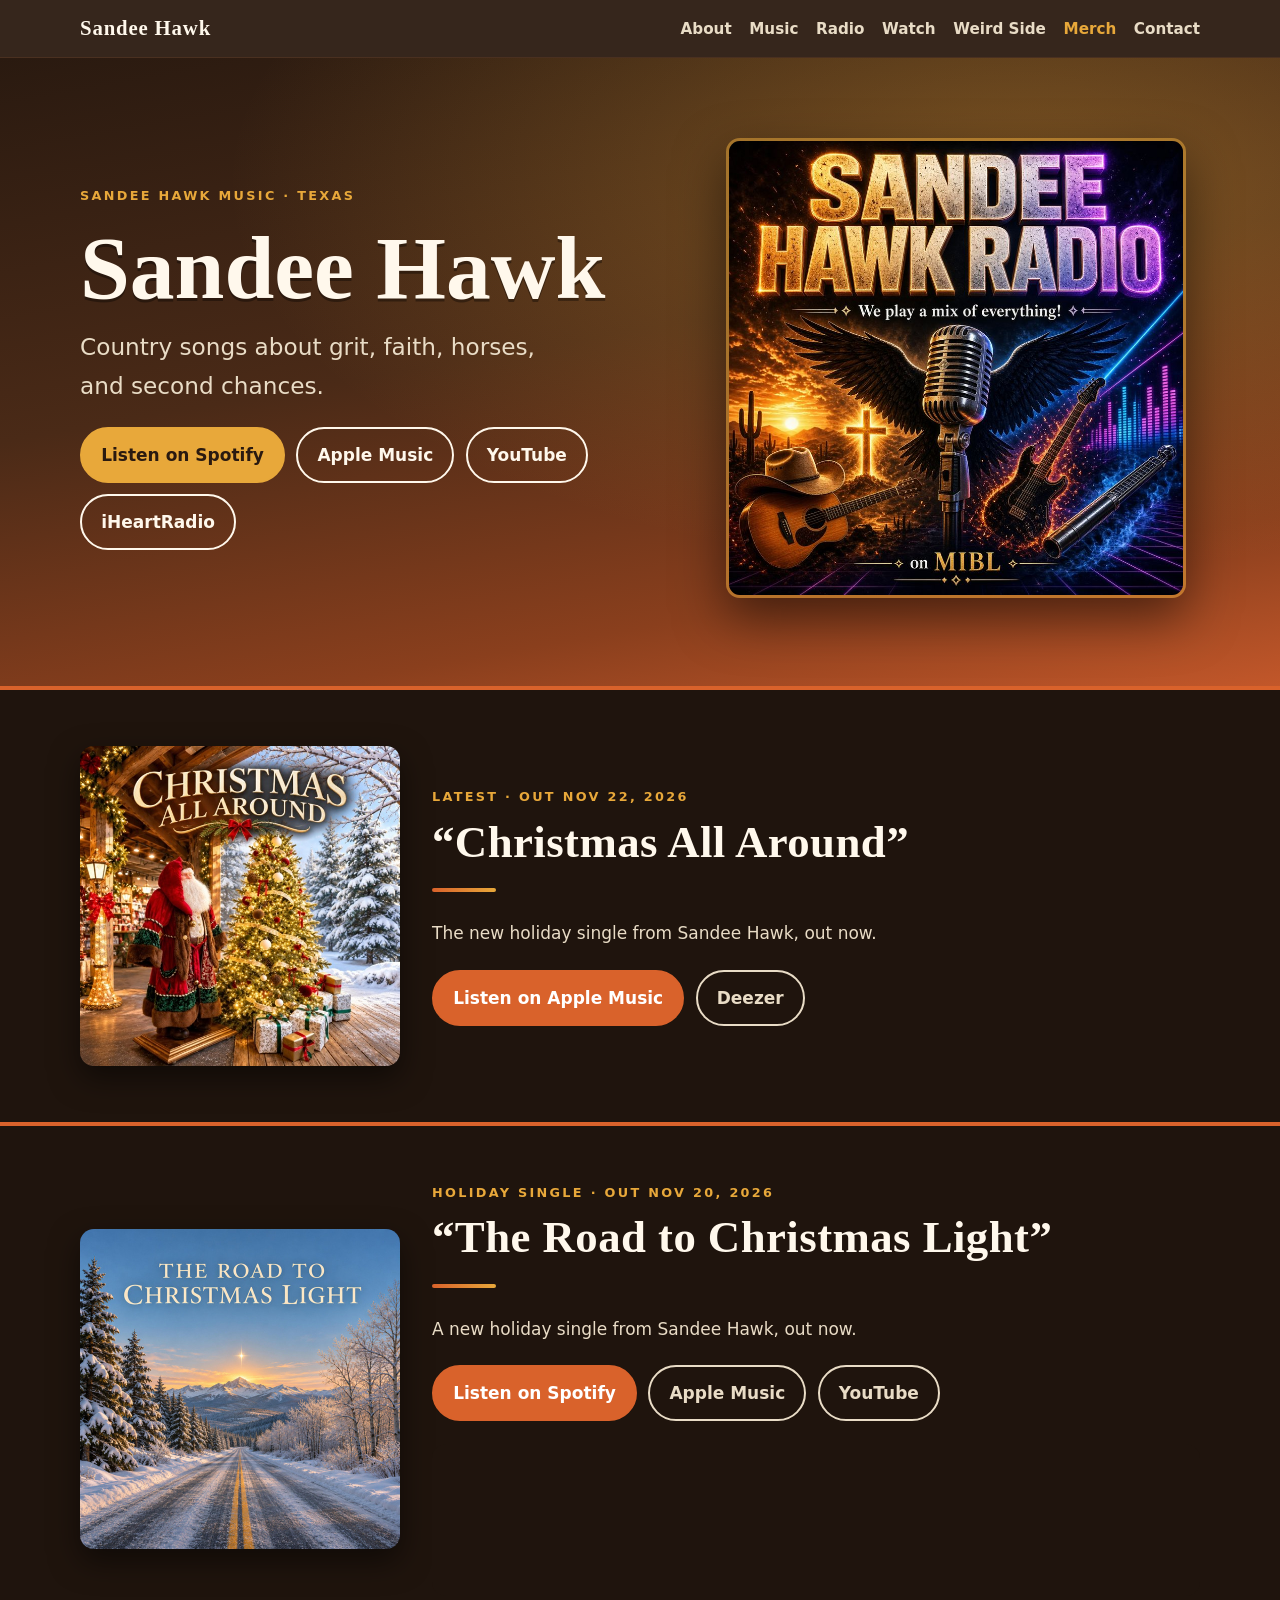
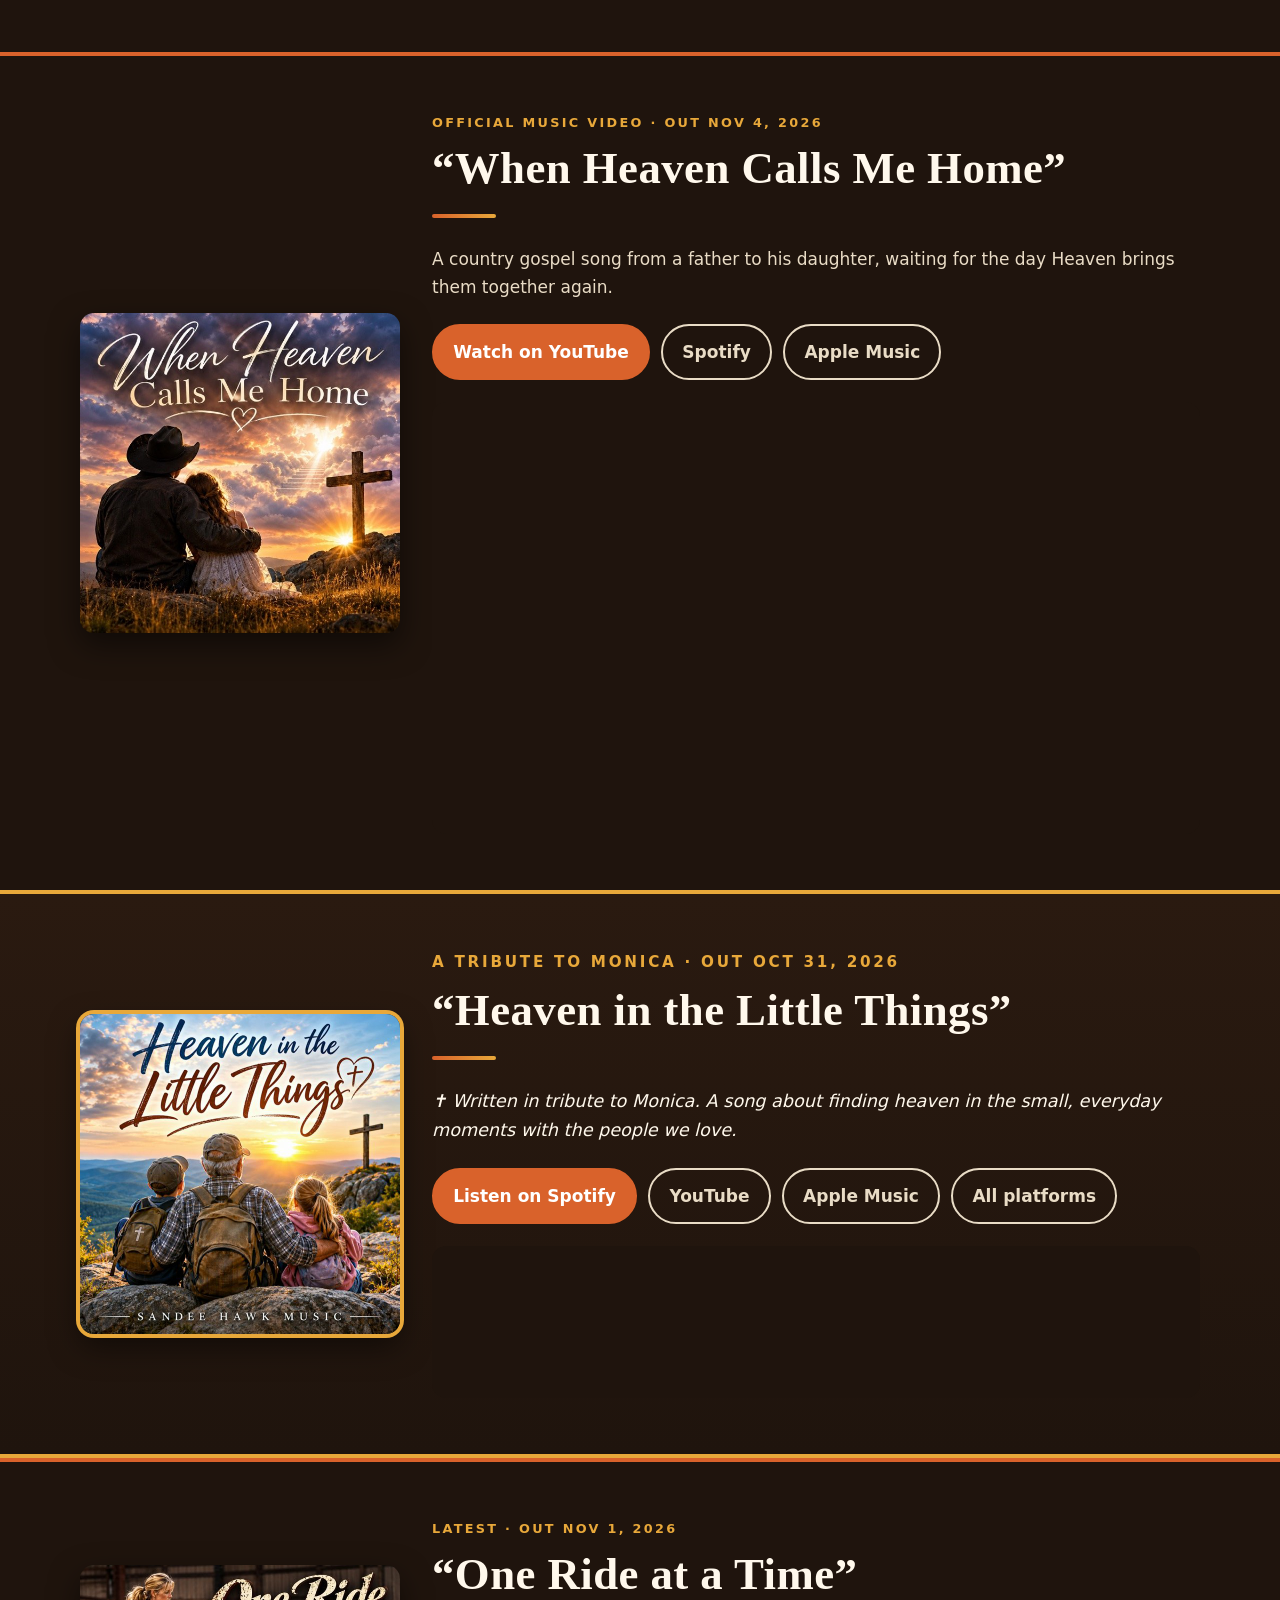
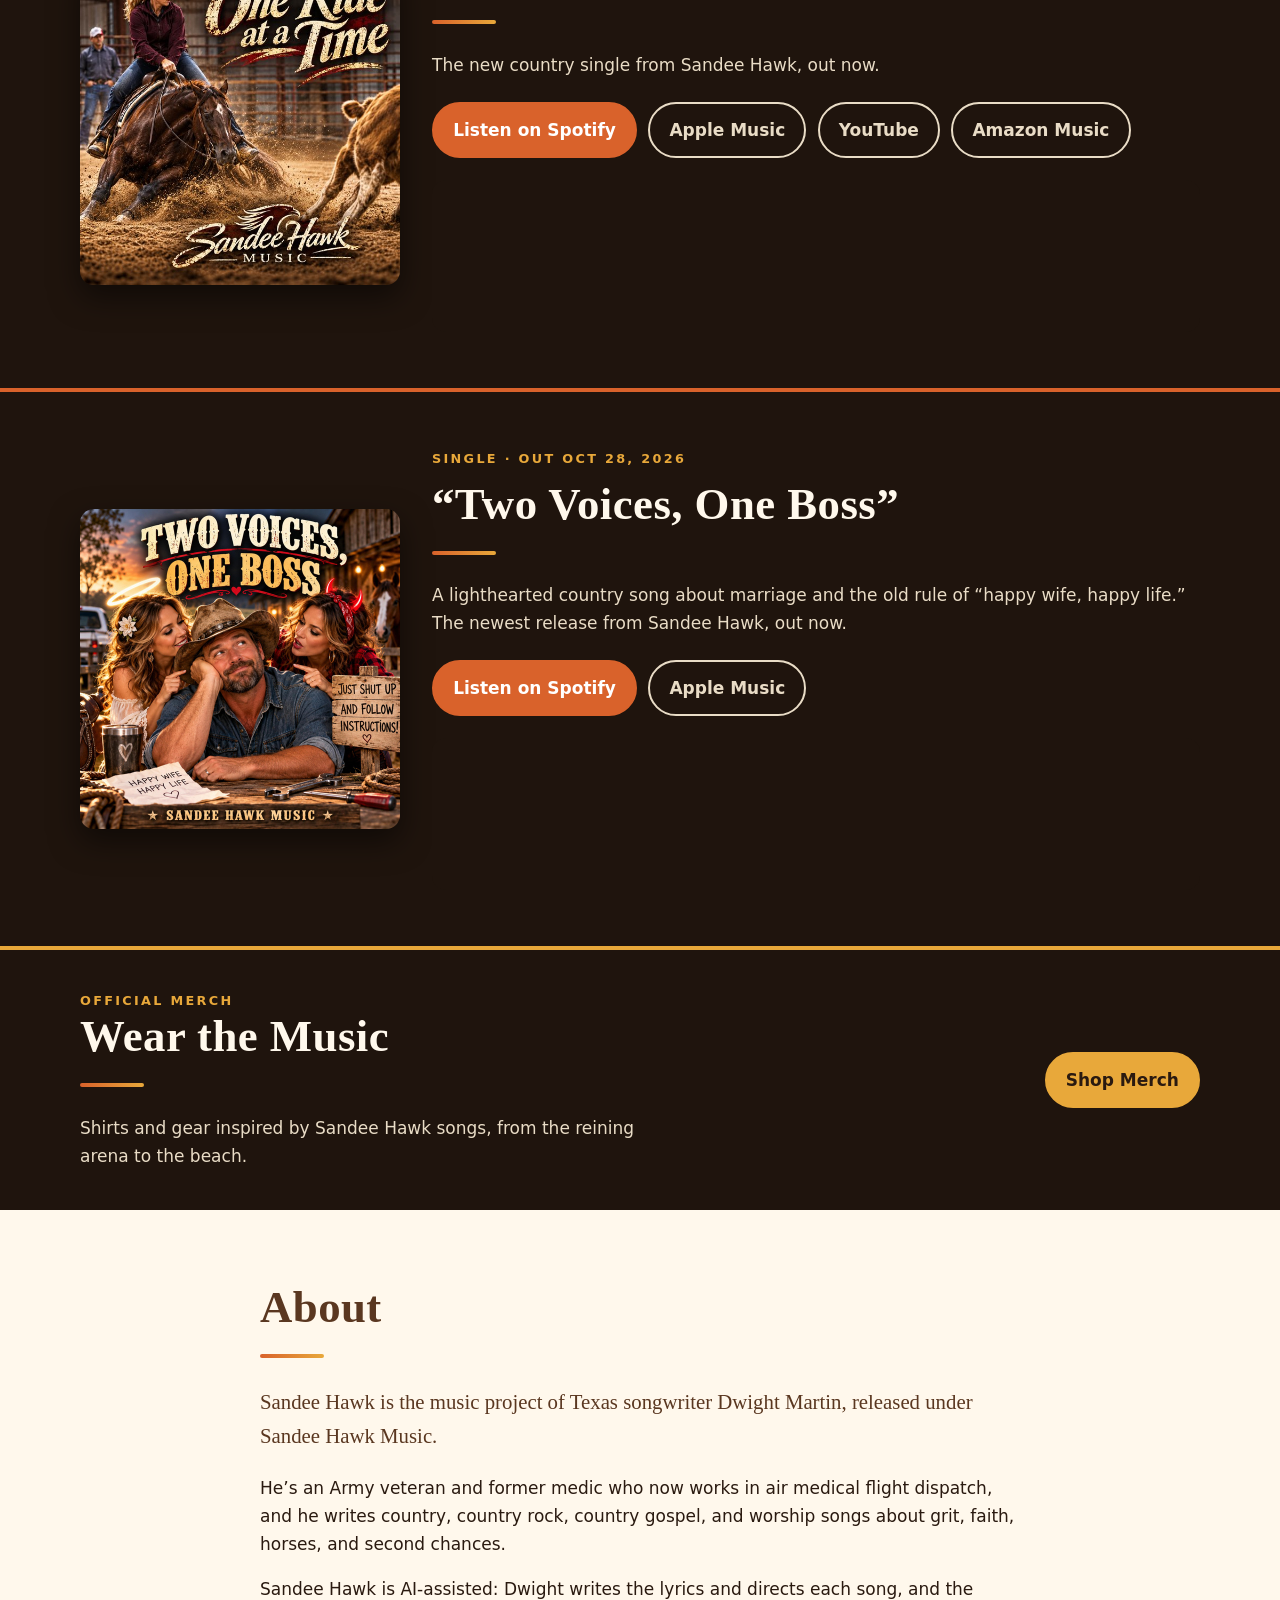
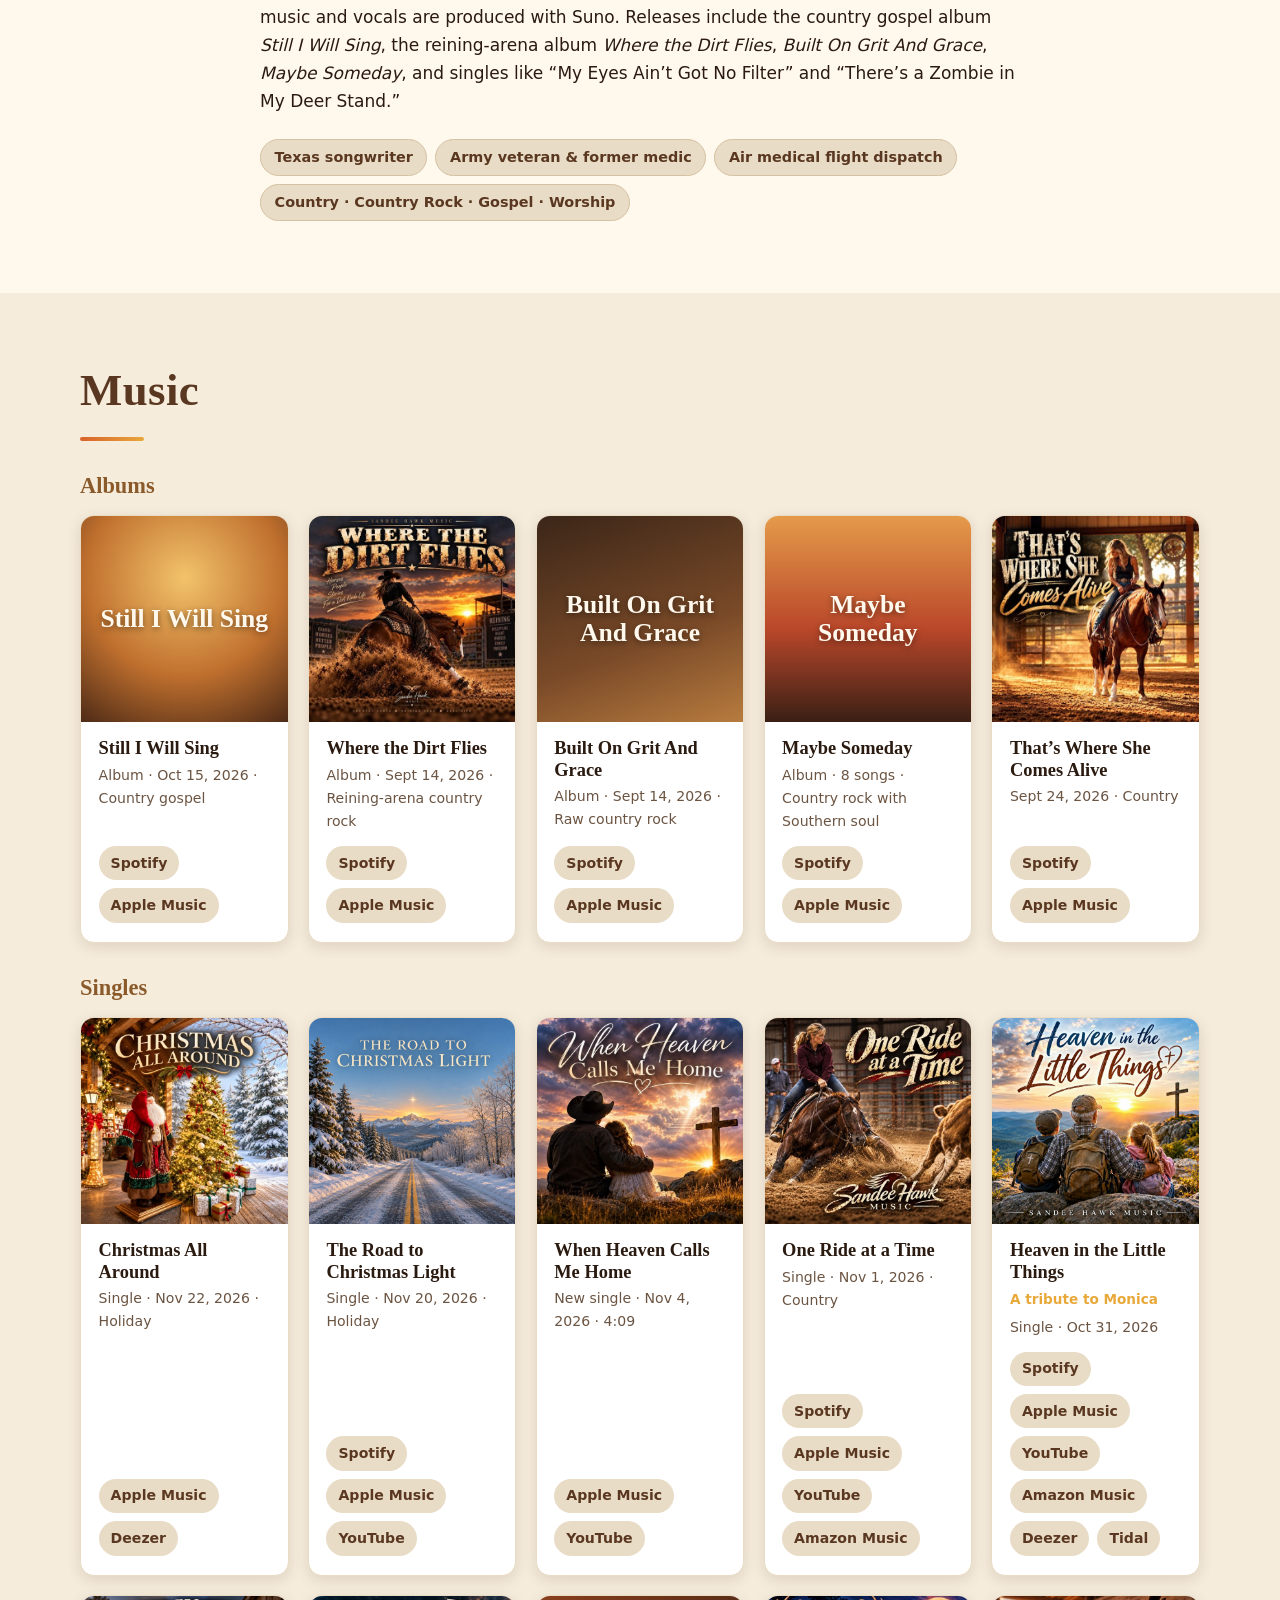
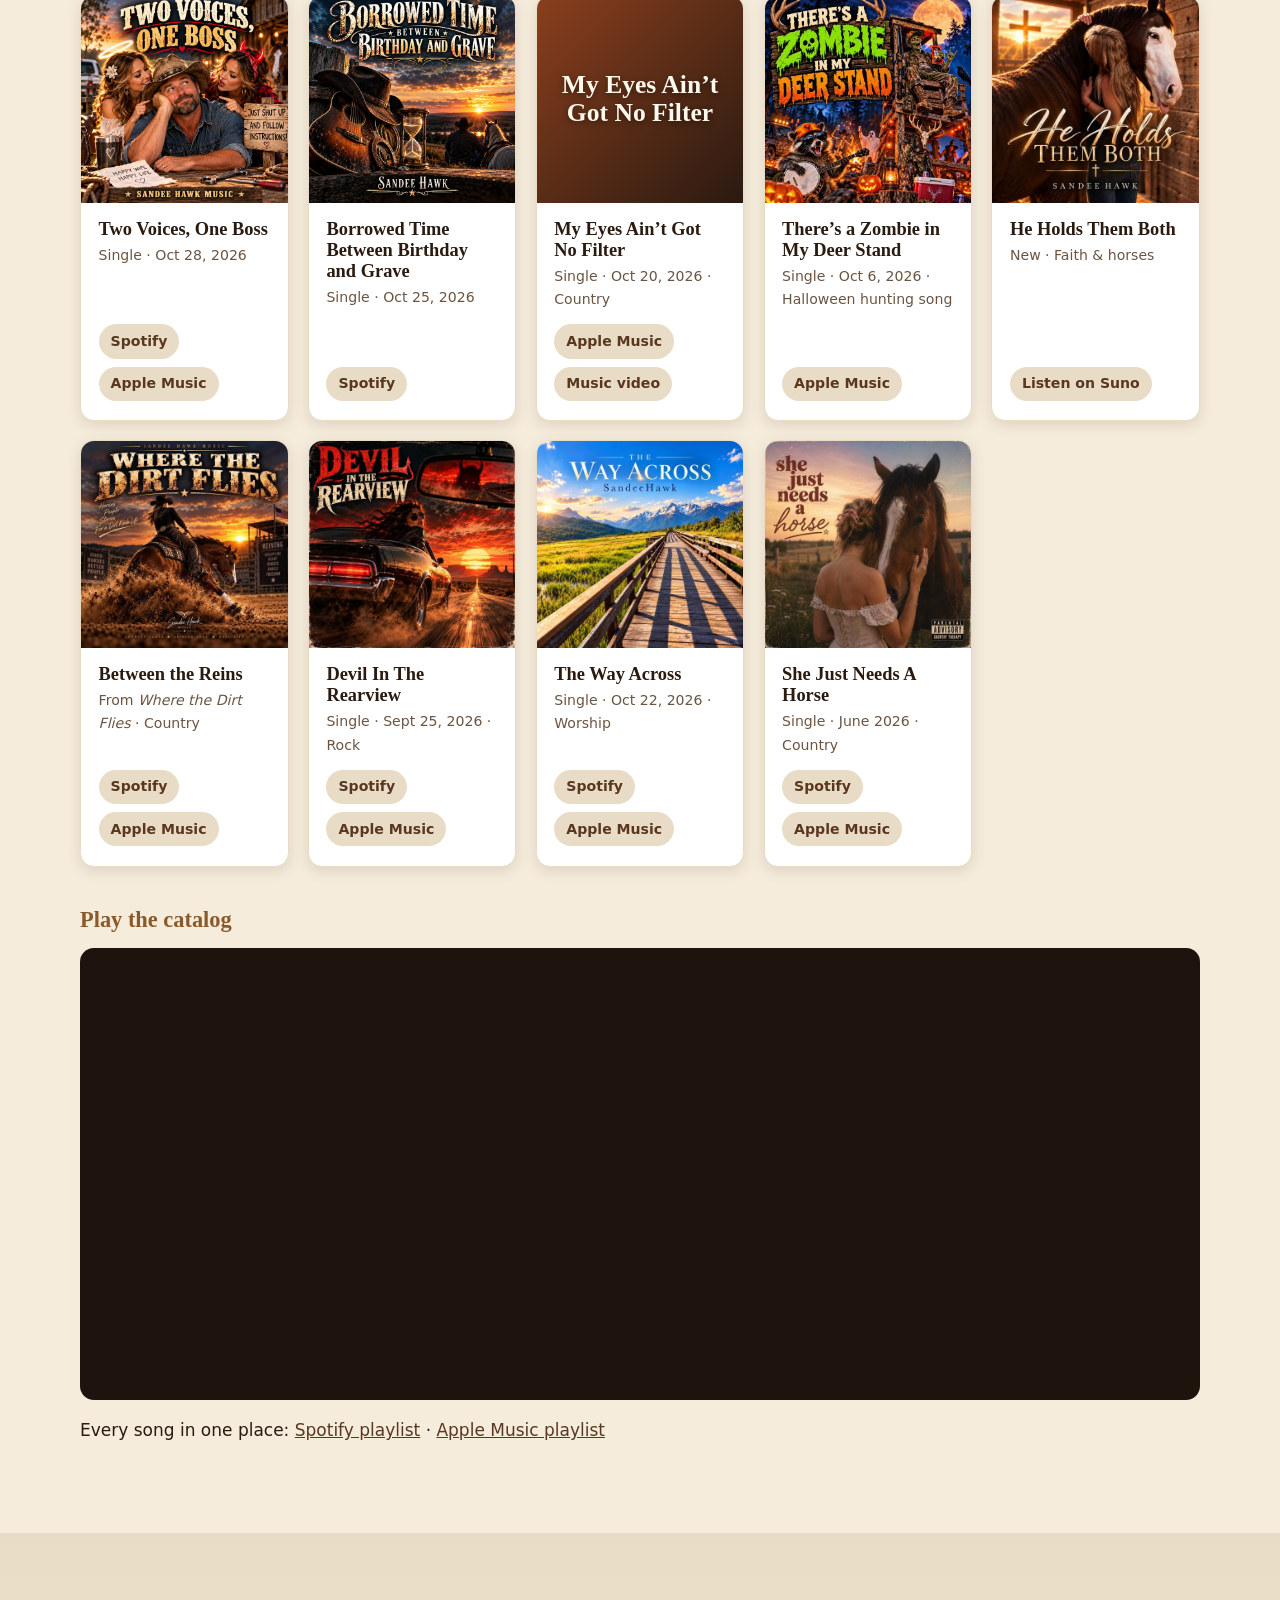
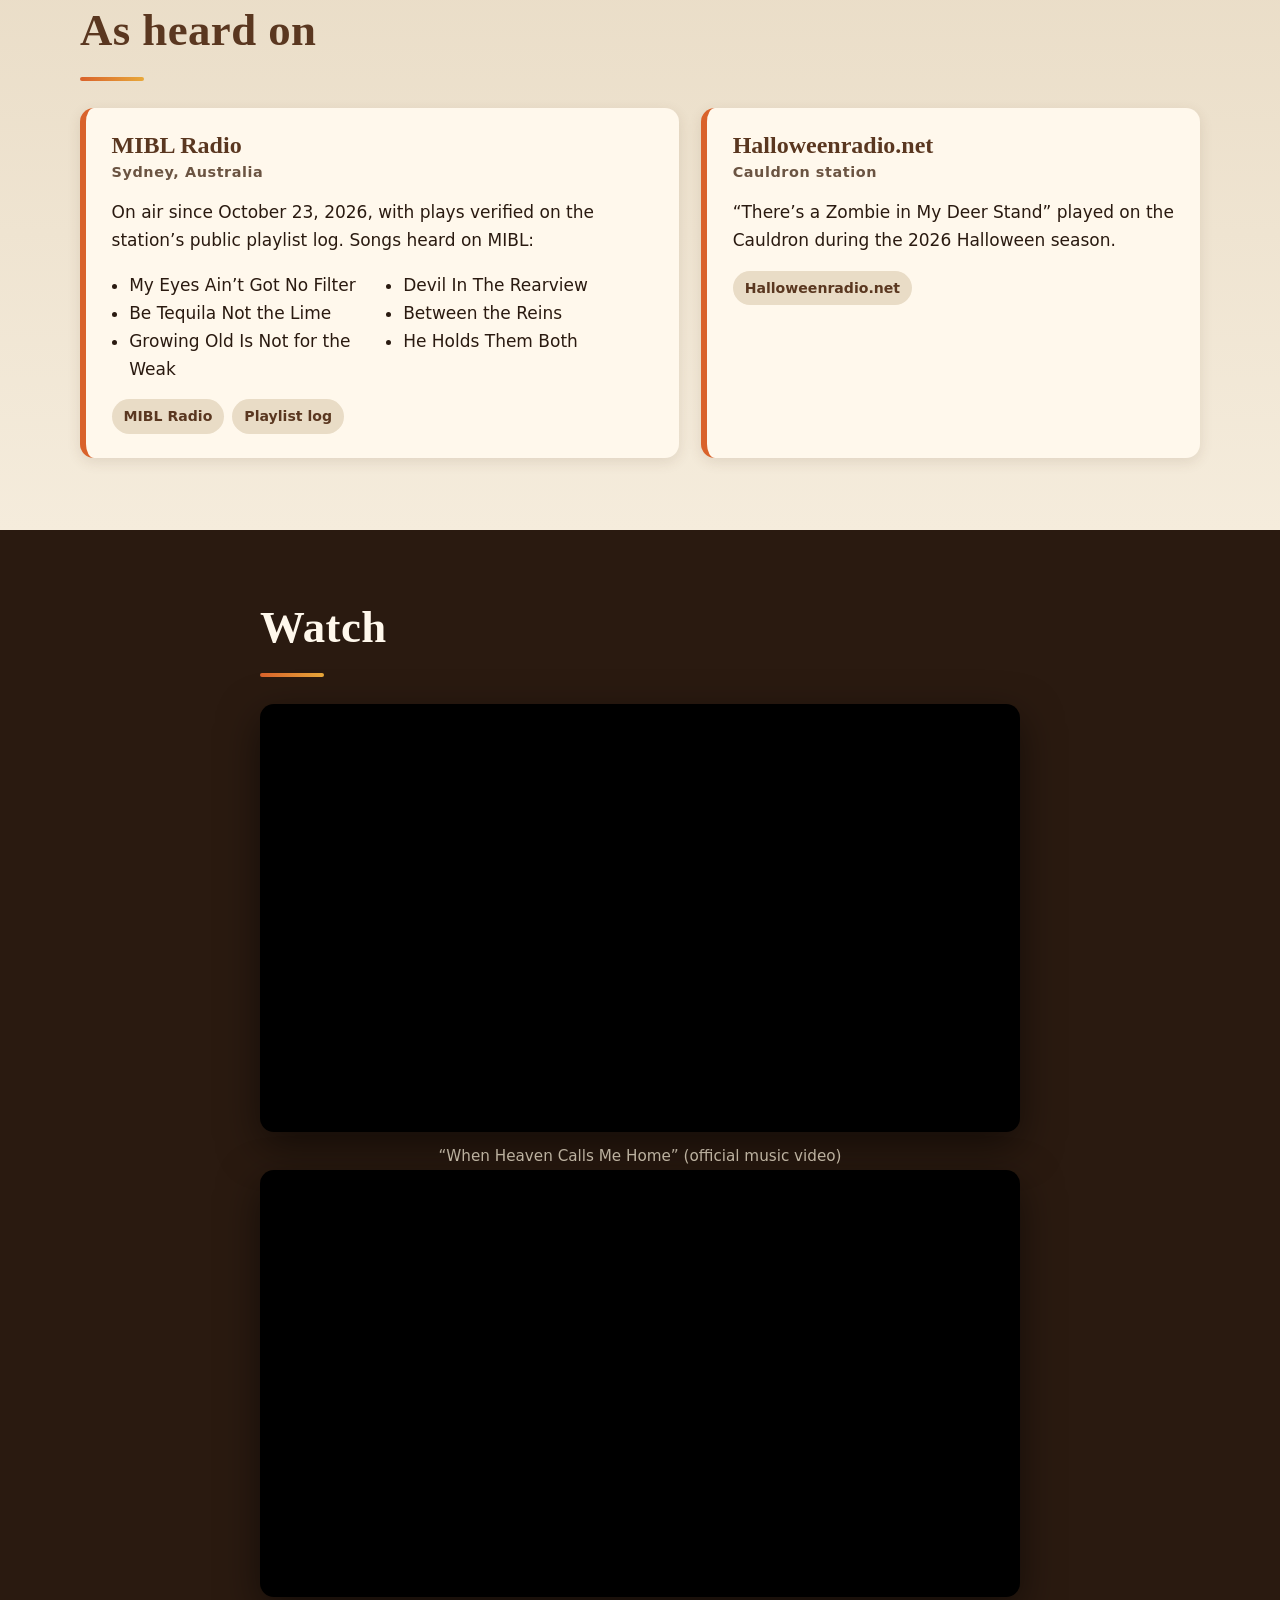
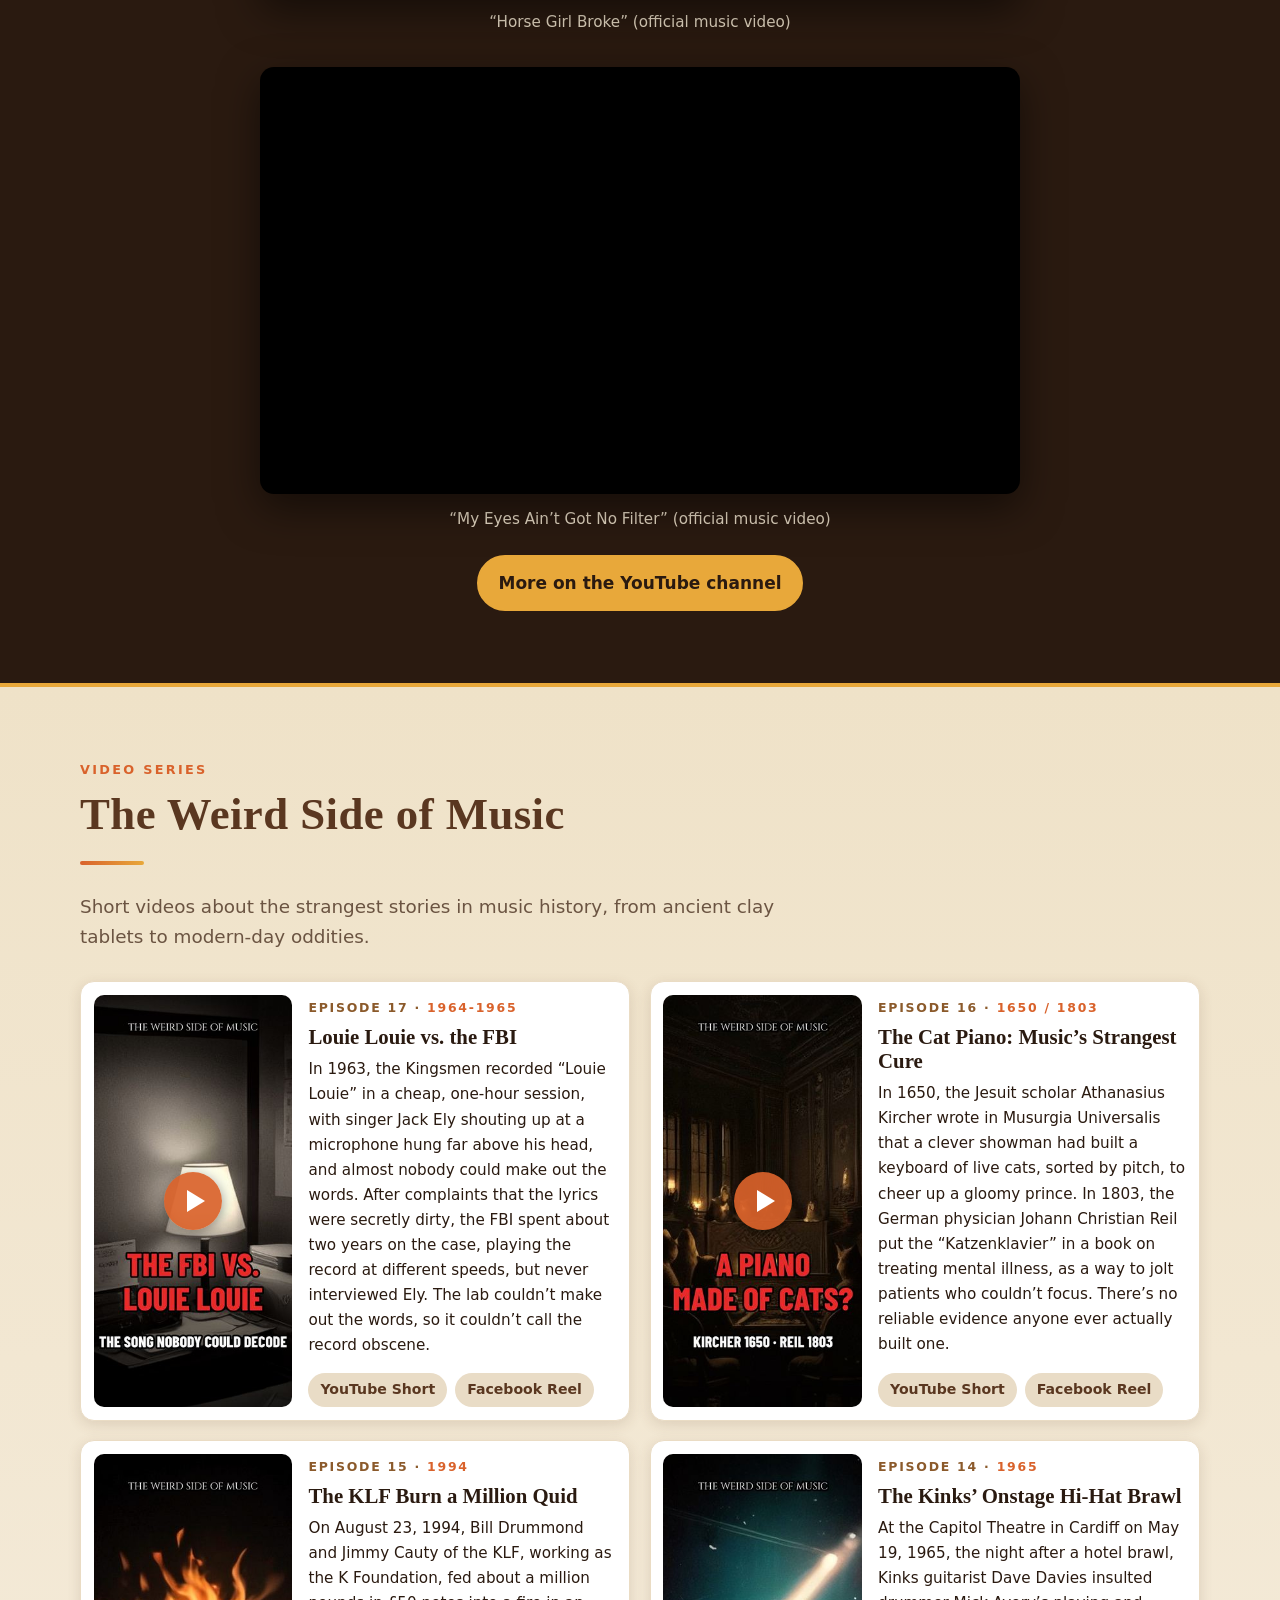
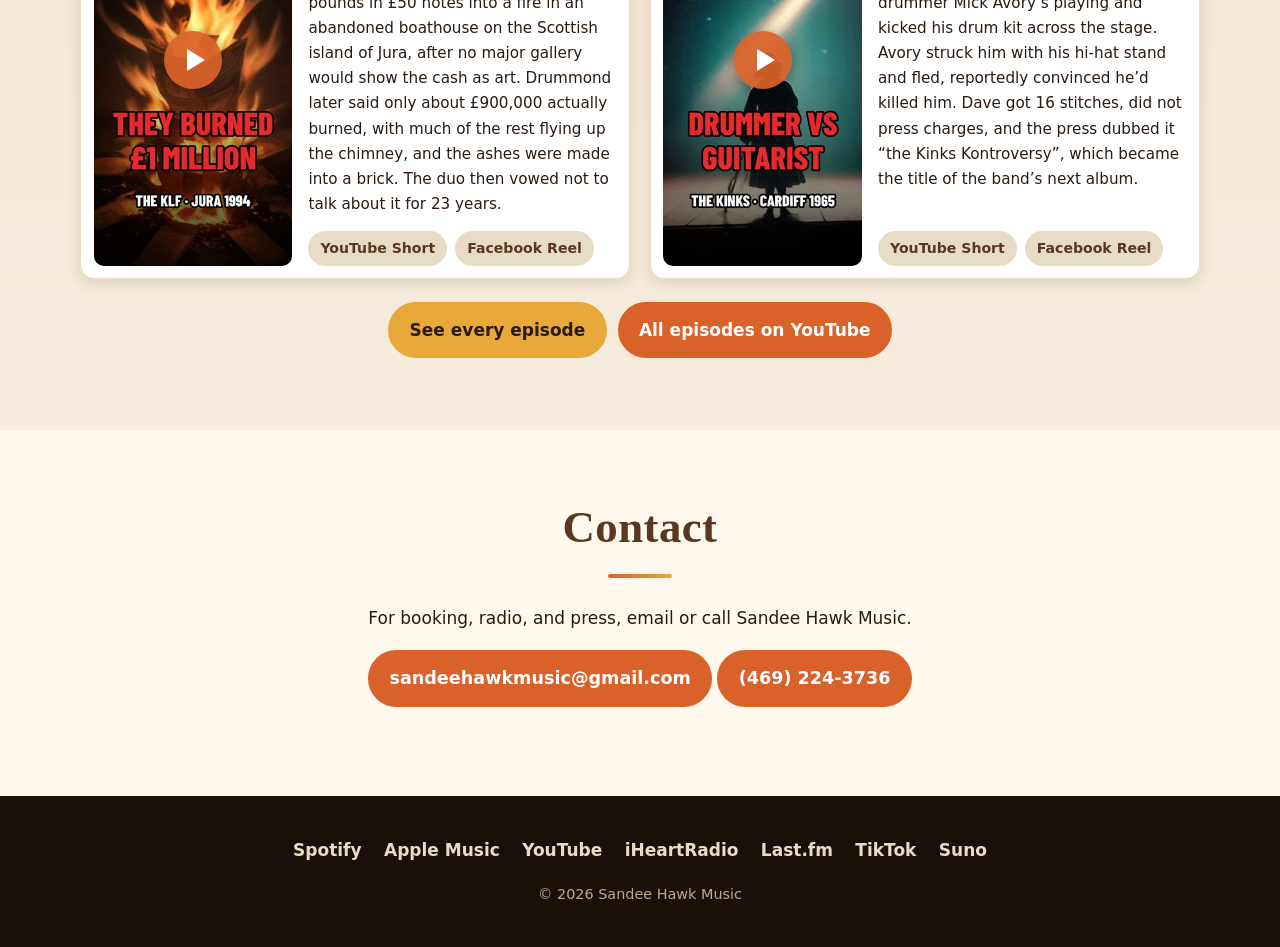
<file: index.html>
<!doctype html>
<html lang="en">
<head>
<meta charset="utf-8">
<meta name="viewport" content="width=device-width, initial-scale=1">
<title>Sandee Hawk Music | Country, Country Gospel &amp; Worship Songs from Texas</title>
<meta name="description" content="Sandee Hawk is the music project of Texas songwriter Dwight Martin: country, country rock, country gospel and worship songs about grit, faith, horses and second chances. Listen on Spotify, Apple Music and YouTube.">
<link rel="canonical" href="https://www.sandeehawkmusic.com/">
<meta name="theme-color" content="#2a1a10">
<meta name="author" content="Sandee Hawk Music">
<meta property="og:type" content="website">
<meta property="og:site_name" content="Sandee Hawk Music">
<meta property="og:title" content="Sandee Hawk Music">
<meta property="og:description" content="Country, country gospel and worship songs about grit, faith, horses and second chances, from Texas songwriter Dwight Martin.">
<meta property="og:url" content="https://www.sandeehawkmusic.com/">
<meta property="og:image" content="https://www.sandeehawkmusic.com/images/og-image.jpg">
<meta property="og:image:width" content="1200">
<meta property="og:image:height" content="630">
<meta property="og:image:alt" content="Sandee Hawk Radio cover art with a microphone, guitar and cross">
<meta name="twitter:card" content="summary_large_image">
<meta name="twitter:title" content="Sandee Hawk Music">
<meta name="twitter:description" content="Country, country gospel and worship songs about grit, faith, horses and second chances.">
<meta name="twitter:image" content="https://www.sandeehawkmusic.com/images/og-image.jpg">
<link rel="icon" href="favicon.ico" sizes="any">
<link rel="icon" type="image/png" sizes="32x32" href="images/favicon-32.png">
<link rel="apple-touch-icon" href="images/apple-touch-icon.png">
<link rel="stylesheet" href="css/style.css">
<script type="application/ld+json">
{
  "@context": "https://schema.org",
  "@type": "MusicGroup",
  "name": "Sandee Hawk",
  "url": "https://www.sandeehawkmusic.com/",
  "image": "https://www.sandeehawkmusic.com/images/sandee-hawk-hero.jpg",
  "genre": ["Country", "Country Rock", "Country Gospel", "Worship"],
  "email": "mailto:sandeehawkmusic@gmail.com",
  "telephone": "+1-469-224-3736",
  "sameAs": [
    "https://open.spotify.com/artist/5FITicKEZq7VXmKiDBmRIt",
    "https://music.apple.com/us/artist/sandee-hawk/6783847610",
    "https://youtube.com/@sandeehawkmusic",
    "https://www.iheart.com/artist/sandee-hawk-51162132/",
    "https://www.last.fm/music/Sandee+Hawk",
    "https://tiktok.com/@sandee.hawk",
    "https://suno.com/@sandeehawk"
  ]
}
</script>
</head>
<body>
<a class="skip" href="#main">Skip to content</a>

<header class="site-header">
  <nav class="nav wrap" aria-label="Main">
    <a class="brand" href="#top">Sandee Hawk</a>
    <ul>
      <li><a href="#about">About</a></li>
      <li><a href="#music">Music</a></li>
      <li><a href="#radio">Radio</a></li>
      <li><a href="#watch">Watch</a></li>
      <li><a href="#weird-side">Weird Side</a></li>
      <li><a class="nav-merch" href="https://sandee-hawk-music-shop.fourthwall.com" target="_blank" rel="noopener">Merch</a></li>
      <li><a href="#contact">Contact</a></li>
    </ul>
  </nav>
</header>

<main id="main">

<section class="hero" id="top">
  <div class="wrap hero-grid">
    <div class="hero-text">
      <p class="eyebrow">Sandee Hawk Music &middot; Texas</p>
      <h1>Sandee Hawk</h1>
      <p class="tagline">Country songs about grit, faith, horses, and second chances.</p>
      <div class="btns">
        <a class="btn btn-primary" href="https://open.spotify.com/artist/5FITicKEZq7VXmKiDBmRIt" target="_blank" rel="noopener">Listen on Spotify</a>
        <a class="btn" href="https://music.apple.com/us/artist/sandee-hawk/6783847610" target="_blank" rel="noopener">Apple Music</a>
        <a class="btn" href="https://youtube.com/@sandeehawkmusic" target="_blank" rel="noopener">YouTube</a>
        <a class="btn" href="https://www.iheart.com/artist/sandee-hawk-51162132/" target="_blank" rel="noopener">iHeartRadio</a>
      </div>
    </div>
    <div class="hero-art">
      <img src="images/sandee-hawk-hero.jpg" width="900" height="900" alt="Sandee Hawk Radio cover art: a vintage microphone, acoustic guitar, cross and hawk wings under a sunset sky" fetchpriority="high">
    </div>
  </div>
</section>



<section class="latest" id="christmas-all-around" aria-labelledby="christmas-all-around-h">
  <div class="wrap latest-grid">
    <img src="images/christmas-all-around.jpg" width="600" height="600" loading="eager" alt="Cover art for Christmas All Around by Sandee Hawk: Santa standing beside a lit Christmas tree and gifts on a snowy porch">
    <div>
      <p class="eyebrow">Latest &middot; Out Nov 22, 2026</p>
      <h2 id="christmas-all-around-h">&ldquo;Christmas All Around&rdquo;</h2>
      <p>The new holiday single from Sandee Hawk, out now.</p>
      <div class="btns">
        <a class="btn btn-sunset" href="https://music.apple.com/us/album/christmas-all-around/6837991906?i=6837991907" target="_blank" rel="noopener">Listen on Apple Music</a>
        <a class="btn" href="https://www.deezer.com/track/4431891541" target="_blank" rel="noopener">Deezer</a>
      </div>
    </div>
  </div>
</section>

<section class="latest" id="road-to-christmas-light" aria-labelledby="road-to-christmas-light-h">
  <div class="wrap latest-grid">
    <img src="images/the-road-to-christmas-light.jpg" width="640" height="640" loading="lazy" alt="Cover art for The Road to Christmas Light by Sandee Hawk: a snowy mountain road at sunrise with a bright star above the peaks">
    <div>
      <p class="eyebrow">Holiday Single &middot; Out Nov 20, 2026</p>
      <h2 id="road-to-christmas-light-h">&ldquo;The Road to Christmas Light&rdquo;</h2>
      <p>A new holiday single from Sandee Hawk, out now.</p>
      <div class="btns">
        <a class="btn btn-sunset" href="https://open.spotify.com/track/3udQ0OTGu3RaIu4om5nU0X" target="_blank" rel="noopener">Listen on Spotify</a>
        <a class="btn" href="https://music.apple.com/us/album/the-road-to-christmas-light/6837556796?i=6837556797" target="_blank" rel="noopener">Apple Music</a>
        <a class="btn" href="https://www.youtube.com/watch?v=RPBCR5zeDLk" target="_blank" rel="noopener">YouTube</a>
      </div>
      <iframe class="latest-embed" title="The Road to Christmas Light on Spotify" src="https://open.spotify.com/embed/track/3udQ0OTGu3RaIu4om5nU0X?utm_source=generator&amp;theme=0" width="100%" height="152" loading="lazy" allow="autoplay; clipboard-write; encrypted-media; fullscreen; picture-in-picture"></iframe>
    </div>
  </div>
</section>

<section class="latest" id="when-heaven" aria-labelledby="when-heaven-h">
  <div class="wrap latest-grid">
    <img src="images/when-heaven-calls-me-home.jpg" width="600" height="600" loading="eager" alt="Cover art for When Heaven Calls Me Home by Sandee Hawk">
    <div>
      <p class="eyebrow">Official Music Video &middot; Out Nov 4, 2026</p>
      <h2 id="when-heaven-h">&ldquo;When Heaven Calls Me Home&rdquo;</h2>
      <p>A country gospel song from a father to his daughter, waiting for the day Heaven brings them together again.</p>
      <div class="btns">
        <a class="btn btn-sunset" href="https://www.youtube.com/watch?v=CFG0dl45PLU" target="_blank" rel="noopener">Watch on YouTube</a>
        <a class="btn" href="https://open.spotify.com/track/0w9YzZpChPXHSDgNv6Ppmw" target="_blank" rel="noopener">Spotify</a>
        <a class="btn" href="https://music.apple.com/us/album/when-heaven-calls-me-home/6830739448?i=6830739449" target="_blank" rel="noopener">Apple Music</a>
      </div>
      <iframe class="latest-embed video-embed" title="When Heaven Calls Me Home official music video" src="https://www.youtube-nocookie.com/embed/CFG0dl45PLU" width="100%" height="315" loading="lazy" allow="accelerometer; clipboard-write; encrypted-media; gyroscope; picture-in-picture; web-share" referrerpolicy="strict-origin-when-cross-origin" allowfullscreen></iframe>
    </div>
  </div>
</section>

<section class="latest tribute" id="tribute-monica" aria-labelledby="pre-save-h">
  <div class="wrap latest-grid">
    <img src="images/heaven-in-the-little-things.jpg" width="640" height="640" loading="lazy" alt="Cover art for Heaven in the Little Things by Sandee Hawk: a grandfather and two grandchildren watching a mountain sunrise beside a cross">
    <div>
      <p class="eyebrow">A Tribute to Monica &middot; Out Oct 31, 2026</p>
      <h2 id="pre-save-h">&ldquo;Heaven in the Little Things&rdquo;</h2>
      <p class="tribute-note">&#10013; Written in tribute to Monica. A song about finding heaven in the small, everyday moments with the people we love.</p>
      <div class="btns">
        <a class="btn btn-sunset" href="https://open.spotify.com/album/71gGGhowVTvmNmdufBHWc8" target="_blank" rel="noopener">Listen on Spotify</a>
        <a class="btn" href="https://www.youtube.com/watch?v=SKtuMghz0-g" target="_blank" rel="noopener">YouTube</a>
        <a class="btn" href="https://music.apple.com/us/album/heaven-in-the-little-things/6829229119?i=6829229120" target="_blank" rel="noopener">Apple Music</a>
        <a class="btn" href="https://distrokid.com/hyperfollow/sandeehawk/heaven-in-the-little-things/" target="_blank" rel="noopener">All platforms</a>
      </div>
      <iframe class="latest-embed" title="Heaven in the Little Things on Spotify" src="https://open.spotify.com/embed/album/71gGGhowVTvmNmdufBHWc8?utm_source=generator&amp;theme=0" width="100%" height="152" loading="lazy" allow="autoplay; clipboard-write; encrypted-media; fullscreen; picture-in-picture"></iframe>
    </div>
  </div>
</section>

<section class="latest" id="latest" aria-labelledby="latest-h">
  <div class="wrap latest-grid">
    <img src="images/one-ride-at-a-time.jpg" width="600" height="600" loading="lazy" alt="Cover art for One Ride at a Time by Sandee Hawk: a cowgirl on a horse working a calf in a dusty arena">
    <div>
      <p class="eyebrow">Latest &middot; Out Nov 1, 2026</p>
      <h2 id="latest-h">&ldquo;One Ride at a Time&rdquo;</h2>
      <p>The new country single from Sandee Hawk, out now.</p>
      <div class="btns">
        <a class="btn btn-sunset" href="https://open.spotify.com/track/6QiduYcLI5vyVcrmnSwgqS" target="_blank" rel="noopener">Listen on Spotify</a>
        <a class="btn" href="https://music.apple.com/us/album/one-ride-at-a-time/6829491710?i=6829491711" target="_blank" rel="noopener">Apple Music</a>
        <a class="btn" href="https://www.youtube.com/watch?v=yO0vnps7Osw" target="_blank" rel="noopener">YouTube</a>
        <a class="btn" href="https://music.amazon.com/albums/B0HQ1LX2LG" target="_blank" rel="noopener">Amazon Music</a>
      </div>
      <iframe class="latest-embed" title="One Ride at a Time on Spotify" src="https://open.spotify.com/embed/track/6QiduYcLI5vyVcrmnSwgqS?utm_source=generator&amp;theme=0" width="100%" height="152" loading="lazy" allow="autoplay; clipboard-write; encrypted-media; fullscreen; picture-in-picture"></iframe>
    </div>
  </div>
</section>

<section class="latest" id="new-single" aria-labelledby="new-single-h">
  <div class="wrap latest-grid">
    <img src="images/two-voices-one-boss.jpg" width="640" height="640" loading="lazy" alt="Cover art for Two Voices, One Boss by Sandee Hawk">
    <div>
      <p class="eyebrow">Single &middot; Out Oct 28, 2026</p>
      <h2 id="new-single-h">&ldquo;Two Voices, One Boss&rdquo;</h2>
      <p>A lighthearted country song about marriage and the old rule of &ldquo;happy wife, happy life.&rdquo; The newest release from Sandee Hawk, out now.</p>
      <div class="btns">
        <a class="btn btn-sunset" href="https://open.spotify.com/track/3eykjrd40OOlrzoBJGejJv" target="_blank" rel="noopener">Listen on Spotify</a>
        <a class="btn" href="https://music.apple.com/us/album/two-voices-one-boss/6828193147?i=6828193148" target="_blank" rel="noopener">Apple Music</a>
      </div>
      <iframe class="latest-embed" title="Two Voices, One Boss on Spotify" src="https://open.spotify.com/embed/track/3eykjrd40OOlrzoBJGejJv?utm_source=generator&amp;theme=0" width="100%" height="152" loading="lazy" allow="autoplay; clipboard-write; encrypted-media; fullscreen; picture-in-picture"></iframe>
    </div>
  </div>
</section>

<section class="merch" id="merch" aria-labelledby="merch-h">
  <div class="wrap merch-inner">
    <div>
      <p class="eyebrow">Official Merch</p>
      <h2 id="merch-h">Wear the Music</h2>
      <p>Shirts and gear inspired by Sandee Hawk songs, from the reining arena to the beach.</p>
    </div>
    <a class="btn btn-primary" href="https://sandee-hawk-music-shop.fourthwall.com" target="_blank" rel="noopener">Shop Merch</a>
  </div>
</section>

<section class="about" id="about" aria-labelledby="about-h">
  <div class="wrap narrow">
    <h2 id="about-h">About</h2>
    <p class="lead">Sandee Hawk is the music project of Texas songwriter Dwight Martin, released under Sandee Hawk Music.</p>
    <p>He&rsquo;s an Army veteran and former medic who now works in air medical flight dispatch, and he writes country, country rock, country gospel, and worship songs about grit, faith, horses, and second chances.</p>
    <p>Sandee Hawk is AI-assisted: Dwight writes the lyrics and directs each song, and the music and vocals are produced with Suno. Releases include the country gospel album <em>Still I Will Sing</em>, the reining-arena album <em>Where the Dirt Flies</em>, <em>Built On Grit And Grace</em>, <em>Maybe Someday</em>, and singles like &ldquo;My Eyes Ain&rsquo;t Got No Filter&rdquo; and &ldquo;There&rsquo;s a Zombie in My Deer Stand.&rdquo;</p>
    <ul class="facts">
      <li>Texas songwriter</li><li>Army veteran &amp; former medic</li><li>Air medical flight dispatch</li><li>Country &middot; Country Rock &middot; Gospel &middot; Worship</li>
    </ul>
  </div>
</section>

<section class="music" id="music" aria-labelledby="music-h">
  <div class="wrap">
    <h2 id="music-h">Music</h2>

    <h3 class="sub">Albums</h3>
    <div class="cards">
      <article class="card">
        <div class="art art-text art-gospel" role="img" aria-label="Still I Will Sing title card"><span>Still I Will Sing</span></div>
        <div class="card-body">
          <h4>Still I Will Sing</h4>
          <p class="meta">Album &middot; Oct 15, 2026 &middot; Country gospel</p>
          <p class="links"><a href="https://open.spotify.com/album/3NZu6AXSkbUSWjVTmBMIuq" target="_blank" rel="noopener">Spotify</a><a href="https://music.apple.com/us/album/at-the-table-of-mercy/6823259681?i=6823259682" target="_blank" rel="noopener">Apple Music</a></p>
        </div>
      </article>
      <article class="card">
        <img class="art" src="images/where-the-dirt-flies.jpg" width="500" height="500" loading="lazy" alt="Where the Dirt Flies cover art: a rider on a reining horse kicking up dust at sunset">
        <div class="card-body">
          <h4>Where the Dirt Flies</h4>
          <p class="meta">Album &middot; Sept 14, 2026 &middot; Reining-arena country rock</p>
          <p class="links"><a href="https://open.spotify.com/album/168hEaK0QayzFr4BGuIPz5" target="_blank" rel="noopener">Spotify</a><a href="https://music.apple.com/us/album/where-the-dirt-flies/6812361382?i=6812361384" target="_blank" rel="noopener">Apple Music</a></p>
        </div>
      </article>
      <article class="card">
        <div class="art art-text art-grit" role="img" aria-label="Built On Grit And Grace title card"><span>Built On Grit And Grace</span></div>
        <div class="card-body">
          <h4>Built On Grit And Grace</h4>
          <p class="meta">Album &middot; Sept 14, 2026 &middot; Raw country rock</p>
          <p class="links"><a href="https://open.spotify.com/album/7akKLDvFUMbQkCDl2Rcn4T" target="_blank" rel="noopener">Spotify</a><a href="https://music.apple.com/us/album/built-on-grit-and-grace/6812255275?i=6812255277" target="_blank" rel="noopener">Apple Music</a></p>
        </div>
      </article>
      <article class="card">
        <div class="art art-text art-someday" role="img" aria-label="Maybe Someday title card"><span>Maybe Someday</span></div>
        <div class="card-body">
          <h4>Maybe Someday</h4>
          <p class="meta">Album &middot; 8 songs &middot; Country rock with Southern soul</p>
          <p class="links"><a href="https://open.spotify.com/playlist/6c07xQufQKGlmD8fV0pMgx" target="_blank" rel="noopener">Spotify</a><a href="https://music.apple.com/us/album/maybe-someday/6821379160?i=6821379161" target="_blank" rel="noopener">Apple Music</a></p>
        </div>
      </article>
      <article class="card">
        <img class="art" src="images/thats-where-she-comes-alive.jpg" width="500" height="500" loading="lazy" alt="That's Where She Comes Alive cover art: a cowgirl riding a horse in a sunlit arena">
        <div class="card-body">
          <h4>That&rsquo;s Where She Comes Alive</h4>
          <p class="meta">Sept 24, 2026 &middot; Country</p>
          <p class="links"><a href="https://open.spotify.com/track/2FX5lB6Z39triRpLXMLOx9" target="_blank" rel="noopener">Spotify</a><a href="https://music.apple.com/us/album/thats-where-she-comes-alive/6815954048?i=6815954319" target="_blank" rel="noopener">Apple Music</a></p>
        </div>
      </article>
    </div>

    <h3 class="sub">Singles</h3>
    <div class="cards">
      <article class="card">
        <img class="art" src="images/christmas-all-around.jpg" width="600" height="600" loading="lazy" alt="Cover art for Christmas All Around by Sandee Hawk">
        <div class="card-body">
          <h4>Christmas All Around</h4>
          <p class="meta">Single &middot; Nov 22, 2026 &middot; Holiday</p>
          <p class="links"><a href="https://music.apple.com/us/album/christmas-all-around/6837991906?i=6837991907" target="_blank" rel="noopener">Apple Music</a><a href="https://www.deezer.com/track/4431891541" target="_blank" rel="noopener">Deezer</a></p>
        </div>
      </article>
      <article class="card">
        <img class="art" src="images/the-road-to-christmas-light.jpg" width="640" height="640" loading="lazy" alt="Cover art for The Road to Christmas Light by Sandee Hawk">
        <div class="card-body">
          <h4>The Road to Christmas Light</h4>
          <p class="meta">Single &middot; Nov 20, 2026 &middot; Holiday</p>
          <p class="links"><a href="https://open.spotify.com/track/3udQ0OTGu3RaIu4om5nU0X" target="_blank" rel="noopener">Spotify</a><a href="https://music.apple.com/us/album/the-road-to-christmas-light/6837556796?i=6837556797" target="_blank" rel="noopener">Apple Music</a><a href="https://www.youtube.com/watch?v=RPBCR5zeDLk" target="_blank" rel="noopener">YouTube</a></p>
        </div>
      </article>
      <article class="card">
        <img class="art" src="images/when-heaven-calls-me-home.jpg" width="600" height="600" loading="lazy" alt="Cover art for When Heaven Calls Me Home by Sandee Hawk">
        <div class="card-body">
          <h4>When Heaven Calls Me Home</h4>
          <p class="meta">New single &middot; Nov 4, 2026 &middot; 4:09</p>
          <p class="links"><a href="https://music.apple.com/us/album/when-heaven-calls-me-home/6830739448?i=6830739449" target="_blank" rel="noopener">Apple Music</a><a href="https://www.youtube.com/watch?v=CFG0dl45PLU" target="_blank" rel="noopener">YouTube</a></p>
        </div>
      </article>
      <article class="card">
        <img class="art" src="images/one-ride-at-a-time.jpg" width="600" height="600" loading="lazy" alt="One Ride at a Time cover art">
        <div class="card-body">
          <h4>One Ride at a Time</h4>
          <p class="meta">Single &middot; Nov 1, 2026 &middot; Country</p>
          <p class="links"><a href="https://open.spotify.com/track/6QiduYcLI5vyVcrmnSwgqS" target="_blank" rel="noopener">Spotify</a><a href="https://music.apple.com/us/album/one-ride-at-a-time/6829491710?i=6829491711" target="_blank" rel="noopener">Apple Music</a><a href="https://www.youtube.com/watch?v=yO0vnps7Osw" target="_blank" rel="noopener">YouTube</a><a href="https://music.amazon.com/albums/B0HQ1LX2LG" target="_blank" rel="noopener">Amazon Music</a></p>
        </div>
      </article>
      <article class="card">
        <img class="art" src="images/heaven-in-the-little-things.jpg" width="640" height="640" loading="lazy" alt="Heaven in the Little Things cover art">
        <div class="card-body">
          <h4>Heaven in the Little Things</h4>
          <p class="tribute-tag">A tribute to Monica</p>
          <p class="meta">Single &middot; Oct 31, 2026</p>
          <p class="links"><a href="https://open.spotify.com/track/2UFoV1zchXUKWQR7bqQPml" target="_blank" rel="noopener">Spotify</a><a href="https://music.apple.com/us/album/heaven-in-the-little-things/6829229119?i=6829229120" target="_blank" rel="noopener">Apple Music</a><a href="https://www.youtube.com/watch?v=SKtuMghz0-g" target="_blank" rel="noopener">YouTube</a><a href="https://music.amazon.com/albums/B0HPYHQ5BN" target="_blank" rel="noopener">Amazon Music</a><a href="https://www.deezer.com/track/4383617611" target="_blank" rel="noopener">Deezer</a><a href="https://tidal.com/browse/track/574945331" target="_blank" rel="noopener">Tidal</a></p>
        </div>
      </article>
      <article class="card">
        <img class="art" src="images/two-voices-one-boss.jpg" width="640" height="640" loading="lazy" alt="Two Voices, One Boss cover art">
        <div class="card-body">
          <h4>Two Voices, One Boss</h4>
          <p class="meta">Single &middot; Oct 28, 2026</p>
          <p class="links"><a href="https://open.spotify.com/track/3eykjrd40OOlrzoBJGejJv" target="_blank" rel="noopener">Spotify</a><a href="https://music.apple.com/us/album/two-voices-one-boss/6828193147?i=6828193148" target="_blank" rel="noopener">Apple Music</a></p>
        </div>
      </article>
      <article class="card">
        <img class="art" src="images/borrowed-time-between-birthday-and-grave.jpg" width="640" height="640" loading="lazy" alt="Borrowed Time Between Birthday and Grave cover art">
        <div class="card-body">
          <h4>Borrowed Time Between Birthday and Grave</h4>
          <p class="meta">Single &middot; Oct 25, 2026</p>
          <p class="links"><a href="https://open.spotify.com/track/0Tm0Bg63QJ6IrV0BohU9fD" target="_blank" rel="noopener">Spotify</a></p>
        </div>
      </article>
      <article class="card">
        <div class="art art-text art-filter" role="img" aria-label="My Eyes Ain't Got No Filter title card"><span>My Eyes Ain&rsquo;t Got No Filter</span></div>
        <div class="card-body">
          <h4>My Eyes Ain&rsquo;t Got No Filter</h4>
          <p class="meta">Single &middot; Oct 20, 2026 &middot; Country</p>
          <p class="links"><a href="https://music.apple.com/us/album/my-eyes-aint-got-no-filter/6825143357?i=6825143718" target="_blank" rel="noopener">Apple Music</a><a href="https://youtu.be/_zAEA02Zl0c" target="_blank" rel="noopener">Music video</a></p>
        </div>
      </article>
      <article class="card">
        <img class="art" src="images/theres-a-zombie-in-my-deer-stand.jpg" width="600" height="600" loading="lazy" alt="There's a Zombie in My Deer Stand cover art">
        <div class="card-body">
          <h4>There&rsquo;s a Zombie in My Deer Stand</h4>
          <p class="meta">Single &middot; Oct 6, 2026 &middot; Halloween hunting song</p>
          <p class="links"><a href="https://music.apple.com/us/album/theres-a-zombie-in-my-deer-stand-single/6820271713" target="_blank" rel="noopener">Apple Music</a></p>
        </div>
      </article>
      <article class="card">
        <img class="art" src="images/he-holds-them-both.jpg" width="500" height="500" loading="lazy" alt="He Holds Them Both cover art: a girl resting her head against a white horse near a wooden cross">
        <div class="card-body">
          <h4>He Holds Them Both</h4>
          <p class="meta">New &middot; Faith &amp; horses</p>
          <p class="links"><a href="https://suno.com/s/a69KYVFz9Zly9bm2" target="_blank" rel="noopener">Listen on Suno</a></p>
        </div>
      </article>
      <article class="card">
        <img class="art" src="images/where-the-dirt-flies.jpg" width="500" height="500" loading="lazy" alt="Where the Dirt Flies cover art, the album that includes Between the Reins">
        <div class="card-body">
          <h4>Between the Reins</h4>
          <p class="meta">From <em>Where the Dirt Flies</em> &middot; Country</p>
          <p class="links"><a href="https://open.spotify.com/track/41UVp85O2vc0aSzQeHzu76" target="_blank" rel="noopener">Spotify</a><a href="https://music.apple.com/us/album/between-the-reins/6812361382?i=6812361691" target="_blank" rel="noopener">Apple Music</a></p>
        </div>
      </article>
      <article class="card">
        <img class="art" src="images/devil-in-the-rearview.jpg" width="500" height="500" loading="lazy" alt="Devil In The Rearview cover art: a classic car on a desert highway seen in a rearview mirror at sunset">
        <div class="card-body">
          <h4>Devil In The Rearview</h4>
          <p class="meta">Single &middot; Sept 25, 2026 &middot; Rock</p>
          <p class="links"><a href="https://open.spotify.com/track/7Hd5GmFz22rsg5eWYJFI2l" target="_blank" rel="noopener">Spotify</a><a href="https://music.apple.com/us/album/devil-in-the-rearview-single/6816131418" target="_blank" rel="noopener">Apple Music</a></p>
        </div>
      </article>
      <article class="card">
        <img class="art" src="images/the-way-across.jpg" width="500" height="500" loading="lazy" alt="The Way Across cover art: a wooden boardwalk leading toward mountains">
        <div class="card-body">
          <h4>The Way Across</h4>
          <p class="meta">Single &middot; Oct 22, 2026 &middot; Worship</p>
          <p class="links"><a href="https://open.spotify.com/album/6FL6psnDHyk5GYMbOLreMM" target="_blank" rel="noopener">Spotify</a><a href="https://music.apple.com/us/album/the-way-across/6826027945?i=6826027946" target="_blank" rel="noopener">Apple Music</a></p>
        </div>
      </article>
      <article class="card">
        <img class="art" src="images/she-just-needs-a-horse.jpg" width="500" height="500" loading="lazy" alt="She Just Needs A Horse cover art: a woman resting her face against a horse at sunset">
        <div class="card-body">
          <h4>She Just Needs A Horse</h4>
          <p class="meta">Single &middot; June 2026 &middot; Country</p>
          <p class="links"><a href="https://open.spotify.com/track/66dY8MCiEPWsX0AzF31f0k" target="_blank" rel="noopener">Spotify</a><a href="https://music.apple.com/us/album/she-just-needs-a-horse/6784839005?i=6784839007" target="_blank" rel="noopener">Apple Music</a></p>
        </div>
      </article>
    </div>

    <div class="player">
      <h3 class="sub">Play the catalog</h3>
      <iframe title="Sandee Hawk on Spotify" src="https://open.spotify.com/embed/artist/5FITicKEZq7VXmKiDBmRIt?utm_source=generator&amp;theme=0" width="100%" height="452" loading="lazy" allow="autoplay; clipboard-write; encrypted-media; fullscreen; picture-in-picture"></iframe>
      <p class="more">Every song in one place: <a href="https://open.spotify.com/playlist/1wWwDfago1v6yt1f6QwzIk" target="_blank" rel="noopener">Spotify playlist</a> &middot; <a href="https://music.apple.com/us/playlist/sandee-hawk-music/pl.u-EdAVRobsMvreeJ" target="_blank" rel="noopener">Apple Music playlist</a></p>
    </div>
  </div>
</section>

<section class="radio" id="radio" aria-labelledby="radio-h">
  <div class="wrap">
    <h2 id="radio-h">As heard on</h2>
    <div class="radio-grid">
      <article class="station">
        <h3>MIBL Radio <span>Sydney, Australia</span></h3>
        <p>On air since October 23, 2026, with plays verified on the station&rsquo;s public playlist log. Songs heard on MIBL:</p>
        <ul class="songs">
          <li>My Eyes Ain&rsquo;t Got No Filter</li>
          <li>Be Tequila Not the Lime</li>
          <li>Growing Old Is Not for the Weak</li>
          <li>Devil In The Rearview</li>
          <li>Between the Reins</li>
          <li>He Holds Them Both</li>
        </ul>
        <p class="links"><a href="https://miblradio.com.au/" target="_blank" rel="noopener">MIBL Radio</a><a href="https://onlineradiobox.com/au/mibl/playlist/?useStationLocation=1" target="_blank" rel="noopener">Playlist log</a></p>
      </article>
      <article class="station">
        <h3>Halloweenradio.net <span>Cauldron station</span></h3>
        <p>&ldquo;There&rsquo;s a Zombie in My Deer Stand&rdquo; played on the Cauldron during the 2026 Halloween season.</p>
        <p class="links"><a href="https://halloweenradio.net/cauldron" target="_blank" rel="noopener">Halloweenradio.net</a></p>
      </article>
    </div>
  </div>
</section>

<section class="watch" id="watch" aria-labelledby="watch-h">
  <div class="wrap narrow">
    <h2 id="watch-h">Watch</h2>
    <!-- WATCH: newest video first -->
    <div class="video">
      <iframe src="https://www.youtube-nocookie.com/embed/CFG0dl45PLU" title="Sandee Hawk - When Heaven Calls Me Home (official music video)" loading="lazy" allow="accelerometer; clipboard-write; encrypted-media; gyroscope; picture-in-picture; web-share" referrerpolicy="strict-origin-when-cross-origin" allowfullscreen></iframe>
    </div>
    <p class="caption">&ldquo;When Heaven Calls Me Home&rdquo; (official music video)</p>

    <div class="video">
      <iframe src="https://www.youtube-nocookie.com/embed/y0P4Z7AkrBY" title="Sandee Hawk - Horse Girl Broke (official music video)" loading="lazy" allow="accelerometer; clipboard-write; encrypted-media; gyroscope; picture-in-picture; web-share" referrerpolicy="strict-origin-when-cross-origin" allowfullscreen></iframe>
    </div>
    <p class="caption">&ldquo;Horse Girl Broke&rdquo; (official music video)</p>

    <div class="video" style="margin-top:2rem">
      <iframe src="https://www.youtube-nocookie.com/embed/_zAEA02Zl0c" title="Sandee Hawk - My Eyes Ain't Got No Filter (official music video)" loading="lazy" allow="accelerometer; clipboard-write; encrypted-media; gyroscope; picture-in-picture; web-share" referrerpolicy="strict-origin-when-cross-origin" allowfullscreen></iframe>
    </div>
    <p class="caption">&ldquo;My Eyes Ain&rsquo;t Got No Filter&rdquo; (official music video)</p>
    <div class="btns center"><a class="btn btn-primary" href="https://youtube.com/@sandeehawkmusic" target="_blank" rel="noopener">More on the YouTube channel</a></div>
  </div>
</section>

<section class="weird" id="weird-side" aria-labelledby="weird-h">
  <div class="wrap">
    <p class="eyebrow">Video series</p>
    <h2 id="weird-h">The Weird Side of Music</h2>
    <p class="weird-intro">Short videos about the strangest stories in music history, from ancient clay tablets to modern-day oddities.</p>

    <!-- EPISODES: these static cards are the no-JavaScript fallback. With JavaScript on, weird-side-of-music/episodes.js
         replaces them with the newest 4 RELEASED episodes from weird-side-of-music/episodes.json.
         To add an episode, edit episodes.json only. See /workspace/weird-side-of-music/WEBSITE.md. -->
    <div class="eps" data-episodes data-limit="4">

      <!-- EP 2 -->
      <article class="ep" data-ep="2">
        <a class="ep-media" href="https://www.youtube.com/shorts/2k3o8IUyQr8" data-yt="2k3o8IUyQr8" target="_blank" rel="noopener" aria-label="Play The Dancing Plague of 1518 on YouTube">
          <img src="images/weird-side-ep02-dancing-plague-1518.jpg" width="360" height="640" loading="lazy" alt="Thumbnail: a woodcut-style crowd dancing in a medieval Strasbourg street under the cathedral spire">
          <span class="play" aria-hidden="true"></span>
        </a>
        <div class="ep-body">
          <p class="ep-num">Episode 2 &middot; <span class="era">1518</span></p>
          <h3>The Dancing Plague of 1518</h3>
          <p>In the summer of 1518, people in Strasbourg started dancing and couldn&rsquo;t stop. The city&rsquo;s &ldquo;cure&rdquo;? Hire musicians, build a stage, and keep them dancing. Historians still argue about why it happened.</p>
          <p class="links"><a href="https://www.youtube.com/shorts/2k3o8IUyQr8" target="_blank" rel="noopener">YouTube Short</a><a href="https://www.facebook.com/reel/1979372586355388/" target="_blank" rel="noopener">Facebook Reel</a></p>
        </div>
      </article>

      <!-- EP 1 -->
      <article class="ep" data-ep="1">
        <a class="ep-media" href="https://www.youtube.com/shorts/gToN-dKq_b4" data-yt="gToN-dKq_b4" target="_blank" rel="noopener" aria-label="Play The Oldest Song on YouTube">
          <img src="images/weird-side-ep01-oldest-song.jpg" width="360" height="640" loading="lazy" alt="Thumbnail: a glowing clay tablet and an ancient lyre, titled The Oldest Song">
          <span class="play" aria-hidden="true"></span>
        </a>
        <div class="ep-body">
          <p class="ep-num">Episode 1 &middot; <span class="era">c. 1400 BC</span></p>
          <h3>The Oldest Song: Hurrian Hymn No.&nbsp;6</h3>
          <p>About 3,400 years ago, someone in the city of Ugarit (in modern Syria) pressed a hymn to the goddess Nikkal into clay, along with instructions for a singer and a nine-stringed lyre. Nobody agrees how to read the notation, so every reconstruction you hear today is a different guess.</p>
          <p class="links"><a href="https://www.youtube.com/shorts/gToN-dKq_b4" target="_blank" rel="noopener">YouTube Short</a><a href="https://www.facebook.com/reel/1630755218502186/" target="_blank" rel="noopener">Facebook Reel</a></p>
        </div>
      </article>

    </div>
    <div class="btns center"><a class="btn btn-primary" href="weird-side-of-music/">See every episode</a><a class="btn btn-sunset" href="https://youtube.com/@sandeehawkmusic/shorts" target="_blank" rel="noopener">All episodes on YouTube</a></div>
  </div>
</section>
<script src="weird-side-of-music/episodes.js"></script>

<section class="contact" id="contact" aria-labelledby="contact-h">
  <div class="wrap narrow center">
    <h2 id="contact-h">Contact</h2>
    <p>For booking, radio, and press, email or call Sandee Hawk Music.</p>
    <p><a class="btn btn-sunset" href="mailto:sandeehawkmusic@gmail.com">sandeehawkmusic@gmail.com</a>
       <a class="btn btn-sunset" href="tel:+14692243736">(469) 224-3736</a></p>
  </div>
</section>

</main>

<footer class="site-footer">
  <div class="wrap">
    <ul class="social" aria-label="Sandee Hawk elsewhere">
      <li><a href="https://open.spotify.com/artist/5FITicKEZq7VXmKiDBmRIt" target="_blank" rel="noopener">Spotify</a></li>
      <li><a href="https://music.apple.com/us/artist/sandee-hawk/6783847610" target="_blank" rel="noopener">Apple Music</a></li>
      <li><a href="https://youtube.com/@sandeehawkmusic" target="_blank" rel="noopener">YouTube</a></li>
      <li><a href="https://www.iheart.com/artist/sandee-hawk-51162132/" target="_blank" rel="noopener">iHeartRadio</a></li>
      <li><a href="https://www.last.fm/music/Sandee+Hawk" target="_blank" rel="noopener">Last.fm</a></li>
      <li><a href="https://tiktok.com/@sandee.hawk" target="_blank" rel="noopener">TikTok</a></li>
      <li><a href="https://suno.com/@sandeehawk" target="_blank" rel="noopener">Suno</a></li>
    </ul>
    <p class="copy">&copy; 2026 Sandee Hawk Music</p>
  </div>
</footer>
<script data-goatcounter="https://sandeehawkmusic.goatcounter.com/count"
        async src="//gc.zgo.at/count.js"></script>
</body>
</html>
</file>
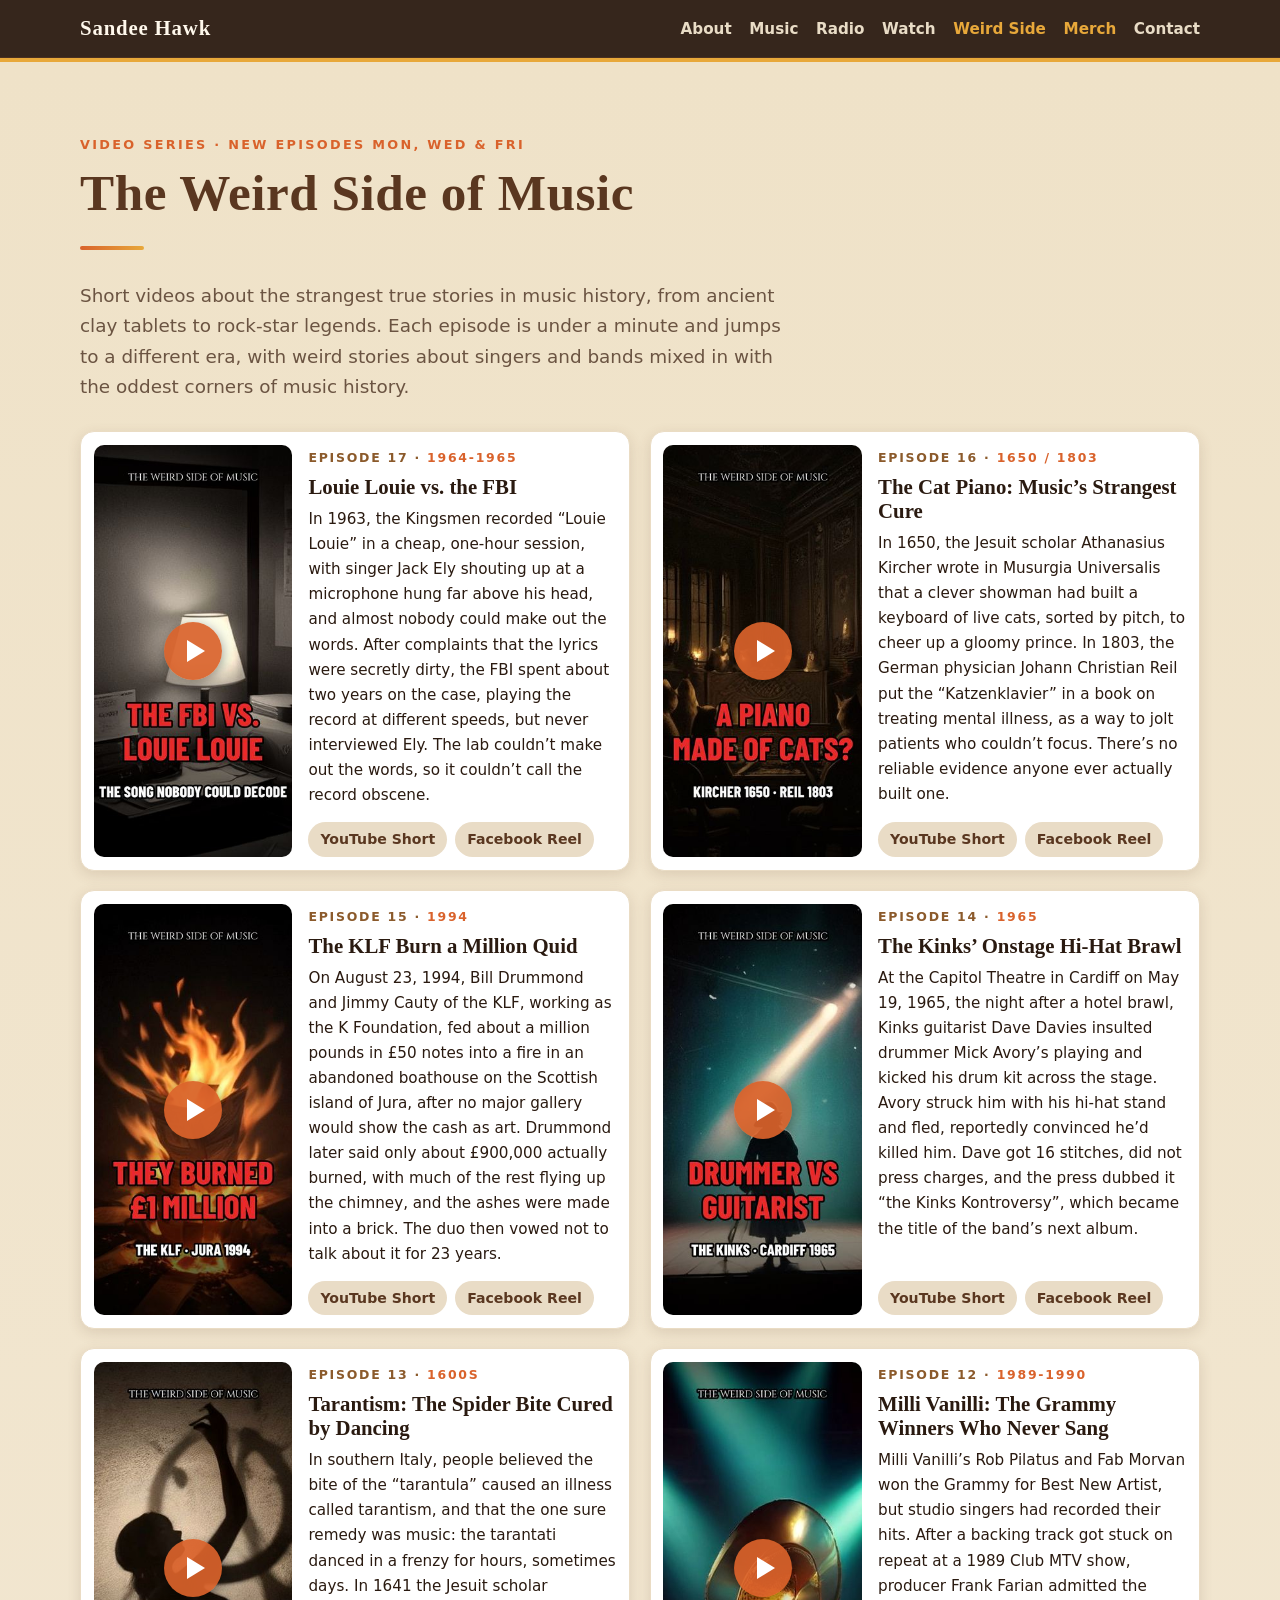
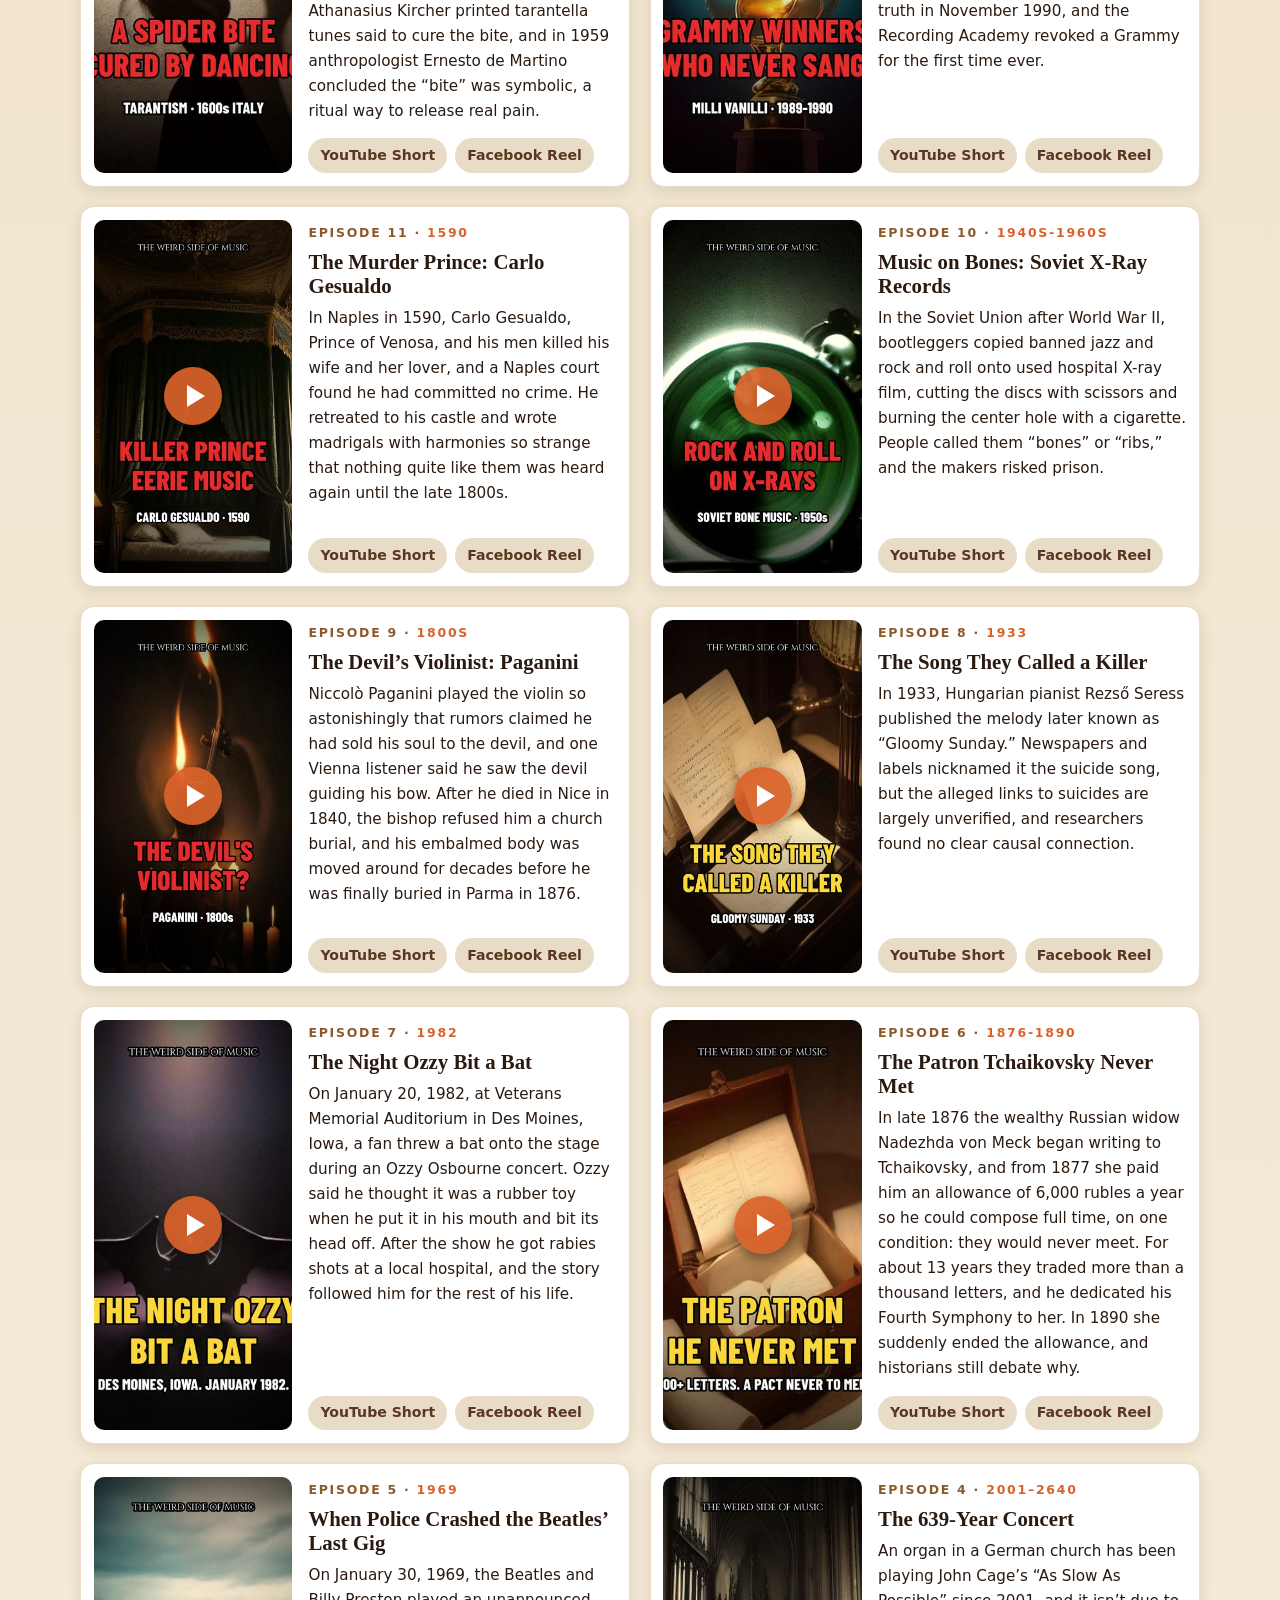
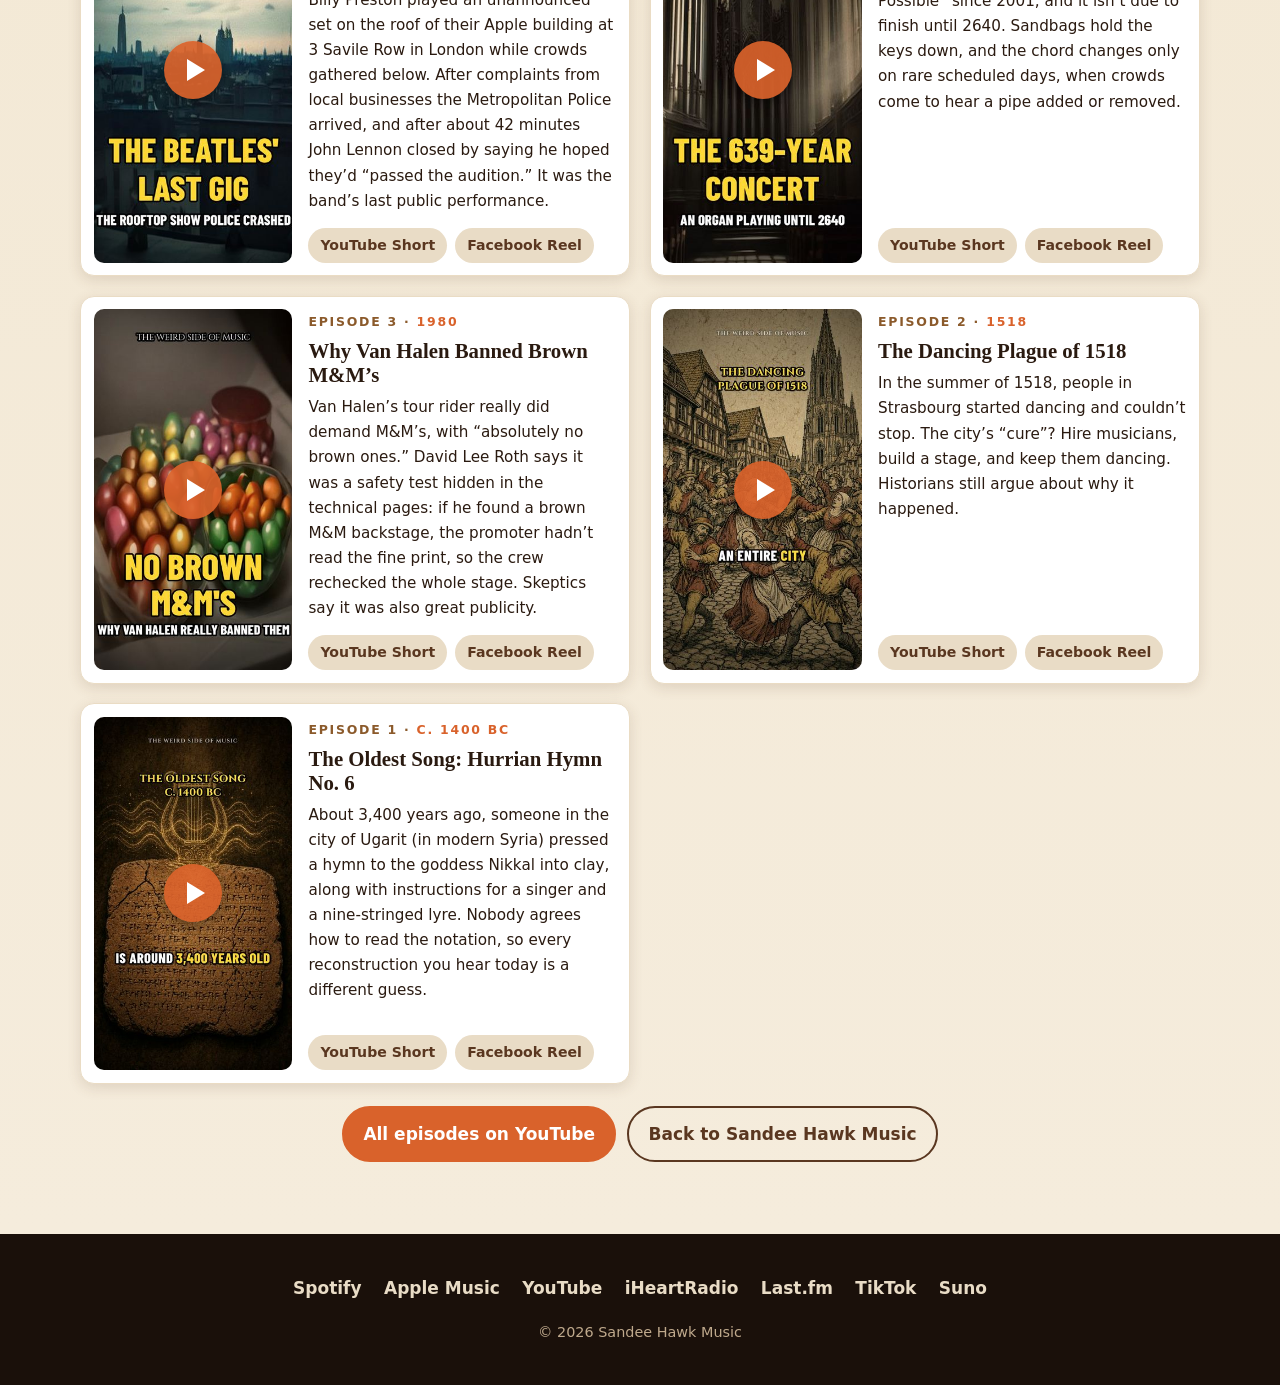
<file: weird-side-of-music/index.html>
<!doctype html>
<html lang="en">
<head>
<meta charset="utf-8">
<meta name="viewport" content="width=device-width, initial-scale=1">
<title>The Weird Side of Music | Sandee Hawk Music</title>
<meta name="description" content="The Weird Side of Music: short videos about the strangest true stories in music history, from ancient clay tablets to rock-star legends. A video series from Sandee Hawk Music.">
<link rel="canonical" href="https://www.sandeehawkmusic.com/weird-side-of-music/">
<meta name="theme-color" content="#2a1a10">
<meta name="author" content="Sandee Hawk Music">
<meta property="og:type" content="website">
<meta property="og:site_name" content="Sandee Hawk Music">
<meta property="og:title" content="The Weird Side of Music">
<meta property="og:description" content="Short videos about the strangest stories in music history, from Sandee Hawk Music.">
<meta property="og:url" content="https://www.sandeehawkmusic.com/weird-side-of-music/">
<meta property="og:image" content="https://www.sandeehawkmusic.com/images/og-image.jpg">
<meta name="twitter:card" content="summary_large_image">
<meta name="twitter:title" content="The Weird Side of Music">
<meta name="twitter:description" content="Short videos about the strangest stories in music history.">
<meta name="twitter:image" content="https://www.sandeehawkmusic.com/images/og-image.jpg">
<link rel="icon" href="/favicon.ico" sizes="any">
<link rel="icon" type="image/png" sizes="32x32" href="/images/favicon-32.png">
<link rel="apple-touch-icon" href="/images/apple-touch-icon.png">
<link rel="stylesheet" href="/css/style.css">
</head>
<body>
<a class="skip" href="#main">Skip to content</a>

<header class="site-header">
  <nav class="nav wrap" aria-label="Main">
    <a class="brand" href="/">Sandee Hawk</a>
    <ul>
      <li><a href="/#about">About</a></li>
      <li><a href="/#music">Music</a></li>
      <li><a href="/#radio">Radio</a></li>
      <li><a href="/#watch">Watch</a></li>
      <li><a href="/weird-side-of-music/" aria-current="page">Weird Side</a></li>
      <li><a class="nav-merch" href="https://sandee-hawk-music-shop.fourthwall.com" target="_blank" rel="noopener">Merch</a></li>
      <li><a href="/#contact">Contact</a></li>
    </ul>
  </nav>
</header>

<main id="main">

<section class="weird weird-page" id="weird-side" aria-labelledby="weird-h">
  <div class="wrap">
    <p class="eyebrow">Video series &middot; New episodes Mon, Wed &amp; Fri</p>
    <h1 id="weird-h">The Weird Side of Music</h1>
    <p class="weird-intro">Short videos about the strangest true stories in music history, from ancient clay tablets to rock-star legends. Each episode is under a minute and jumps to a different era, with weird stories about singers and bands mixed in with the oddest corners of music history.</p>

    <!-- Cards below are the no-JavaScript fallback. With JavaScript on, /weird-side-of-music/episodes.js
         replaces them with every RELEASED episode in episodes.json (newest first).
         To add an episode, edit episodes.json only. See /workspace/weird-side-of-music/WEBSITE.md. -->
    <div class="eps" data-episodes>

      <!-- EP 2 -->
      <article class="ep" data-ep="2">
        <a class="ep-media" href="https://www.youtube.com/shorts/2k3o8IUyQr8" data-yt="2k3o8IUyQr8" target="_blank" rel="noopener" aria-label="Play The Dancing Plague of 1518 on YouTube">
          <img src="/images/weird-side-ep02-dancing-plague-1518.jpg" width="360" height="640" loading="lazy" alt="Thumbnail: a woodcut-style crowd dancing in a medieval Strasbourg street under the cathedral spire">
          <span class="play" aria-hidden="true"></span>
        </a>
        <div class="ep-body">
          <p class="ep-num">Episode 2 &middot; <span class="era">1518</span></p>
          <h3>The Dancing Plague of 1518</h3>
          <p>In the summer of 1518, people in Strasbourg started dancing and couldn&rsquo;t stop. The city&rsquo;s &ldquo;cure&rdquo;? Hire musicians, build a stage, and keep them dancing. Historians still argue about why it happened.</p>
          <p class="links"><a href="https://www.youtube.com/shorts/2k3o8IUyQr8" target="_blank" rel="noopener">YouTube Short</a><a href="https://www.facebook.com/reel/1979372586355388/" target="_blank" rel="noopener">Facebook Reel</a></p>
        </div>
      </article>

      <!-- EP 1 -->
      <article class="ep" data-ep="1">
        <a class="ep-media" href="https://www.youtube.com/shorts/gToN-dKq_b4" data-yt="gToN-dKq_b4" target="_blank" rel="noopener" aria-label="Play The Oldest Song on YouTube">
          <img src="/images/weird-side-ep01-oldest-song.jpg" width="360" height="640" loading="lazy" alt="Thumbnail: a glowing clay tablet and an ancient lyre, titled The Oldest Song">
          <span class="play" aria-hidden="true"></span>
        </a>
        <div class="ep-body">
          <p class="ep-num">Episode 1 &middot; <span class="era">c. 1400 BC</span></p>
          <h3>The Oldest Song: Hurrian Hymn No.&nbsp;6</h3>
          <p>About 3,400 years ago, someone in the city of Ugarit (in modern Syria) pressed a hymn to the goddess Nikkal into clay, along with instructions for a singer and a nine-stringed lyre. Nobody agrees how to read the notation, so every reconstruction you hear today is a different guess.</p>
          <p class="links"><a href="https://www.youtube.com/shorts/gToN-dKq_b4" target="_blank" rel="noopener">YouTube Short</a><a href="https://www.facebook.com/reel/1630755218502186/" target="_blank" rel="noopener">Facebook Reel</a></p>
        </div>
      </article>

    </div>
    <div class="btns center">
      <a class="btn btn-sunset" href="https://youtube.com/@sandeehawkmusic/shorts" target="_blank" rel="noopener">All episodes on YouTube</a>
      <a class="btn" href="/">Back to Sandee Hawk Music</a>
    </div>
  </div>
</section>

</main>

<footer class="site-footer">
  <div class="wrap">
    <ul class="social" aria-label="Sandee Hawk elsewhere">
      <li><a href="https://open.spotify.com/artist/5FITicKEZq7VXmKiDBmRIt" target="_blank" rel="noopener">Spotify</a></li>
      <li><a href="https://music.apple.com/us/artist/sandee-hawk/6783847610" target="_blank" rel="noopener">Apple Music</a></li>
      <li><a href="https://youtube.com/@sandeehawkmusic" target="_blank" rel="noopener">YouTube</a></li>
      <li><a href="https://www.iheart.com/artist/sandee-hawk-51162132/" target="_blank" rel="noopener">iHeartRadio</a></li>
      <li><a href="https://www.last.fm/music/Sandee+Hawk" target="_blank" rel="noopener">Last.fm</a></li>
      <li><a href="https://tiktok.com/@sandee.hawk" target="_blank" rel="noopener">TikTok</a></li>
      <li><a href="https://suno.com/@sandeehawk" target="_blank" rel="noopener">Suno</a></li>
    </ul>
    <p class="copy">&copy; 2026 Sandee Hawk Music</p>
  </div>
</footer>
<script src="/weird-side-of-music/episodes.js"></script>
<script data-goatcounter="https://sandeehawkmusic.goatcounter.com/count"
        async src="//gc.zgo.at/count.js"></script>
</body>
</html>
</file>
<file: css/style.css>
:root{
  --ink:#2a1a10;--leather:#5a3720;--saddle:#8b5a2b;--dust:#e9dcc6;--sand:#f5ecdc;
  --sunset:#d9622b;--gold:#e8a83a;--cream:#fff8ec;--muted:#6b5442;
  --display:"Rockwell","Roboto Slab","Zilla Slab","Clarendon","Georgia",serif;
  --body:system-ui,-apple-system,"Segoe UI",Roboto,"Helvetica Neue",Arial,sans-serif;
  --r:14px;
}
*{box-sizing:border-box}
html{scroll-behavior:smooth}
body{margin:0;font-family:var(--body);font-size:1.0625rem;line-height:1.65;color:var(--ink);background:var(--sand)}
img{max-width:100%;height:auto;display:block}
a{color:var(--leather)}
a:focus-visible,.btn:focus-visible{outline:3px solid var(--gold);outline-offset:3px}
.wrap{width:min(1120px,100% - 2.5rem);margin-inline:auto}
.narrow{max-width:760px}
.center{text-align:center}
.skip{position:absolute;left:-999px;top:0;background:var(--gold);color:var(--ink);padding:.6rem 1rem;z-index:20}
.skip:focus{left:1rem}
h1,h2,h3,h4{font-family:var(--display);line-height:1.15;margin:0 0 .6em}
h2{font-size:clamp(2rem,5vw,2.8rem);color:var(--leather);letter-spacing:.01em}
h2::after{content:"";display:block;width:64px;height:4px;margin-top:.45em;background:linear-gradient(90deg,var(--sunset),var(--gold));border-radius:2px}
.center h2::after{margin-inline:auto}
section{padding:4.5rem 0}
.eyebrow{text-transform:uppercase;letter-spacing:.18em;font-size:.8rem;font-weight:700;color:var(--gold);margin:0 0 .6rem}

/* header */
.site-header{position:sticky;top:0;z-index:10;background:rgba(42,26,16,.94);backdrop-filter:blur(6px);border-bottom:1px solid #4a3020}
.nav{display:flex;align-items:center;justify-content:space-between;gap:1rem;padding:.7rem 0;flex-wrap:wrap}
.brand{font-family:var(--display);font-weight:700;font-size:1.3rem;color:var(--cream);text-decoration:none;letter-spacing:.04em}
.nav ul{display:flex;gap:1.1rem;list-style:none;margin:0;padding:0;flex-wrap:wrap}
.nav ul a{color:var(--dust);text-decoration:none;font-size:.95rem;font-weight:600}
.nav ul a:hover{color:var(--gold)}

/* buttons */
.btns{display:flex;flex-wrap:wrap;gap:.7rem;margin-top:1.4rem}
.btns.center{justify-content:center}
.btn{display:inline-block;padding:.75rem 1.2rem;border-radius:999px;font-weight:700;text-decoration:none;border:2px solid currentColor;color:var(--cream);transition:transform .15s,background .15s}
.btn:hover{transform:translateY(-2px)}
.btn-primary{background:var(--gold);border-color:var(--gold);color:var(--ink)}
.btn-sunset{background:var(--sunset);border-color:var(--sunset);color:#fff}
.btn-sunset:hover{background:#b94f1f;border-color:#b94f1f}
section:not(.hero):not(.latest):not(.watch) .btn:not(.btn-primary):not(.btn-sunset){color:var(--leather)}

/* hero */
.hero{color:var(--cream);padding:3.5rem 0 4rem;
  background:radial-gradient(ellipse at 80% 20%,rgba(232,168,58,.35),transparent 55%),
             linear-gradient(170deg,#2a1a10 0%,#4a2a17 45%,#8a3f1d 80%,#c2572a 100%)}
.hero-grid{display:grid;gap:2.2rem;align-items:center}
.hero h1{font-size:clamp(3rem,12vw,5.6rem);margin:0;color:var(--cream);text-shadow:0 3px 0 rgba(0,0,0,.35)}
.tagline{font-size:clamp(1.15rem,3vw,1.45rem);color:var(--dust);max-width:32ch;margin:.6rem 0 0}
.hero-art img{border-radius:var(--r);box-shadow:0 20px 50px rgba(0,0,0,.5);border:3px solid rgba(232,168,58,.5);max-width:460px;width:100%;margin-inline:auto}

/* latest */
.latest{background:#1f140d;color:var(--dust);padding:3.5rem 0;border-top:4px solid var(--sunset)}
.latest h2{color:var(--cream)}
.latest-grid{display:grid;gap:2rem;align-items:center}
.latest img{border-radius:var(--r);max-width:340px;width:100%;margin-inline:auto;box-shadow:0 12px 30px rgba(0,0,0,.5)}
.latest .btn:not(.btn-sunset){color:var(--dust)}
.latest .latest-embed{border:0;border-radius:var(--r);display:block;margin-top:1.4rem;background:#1f140d}
.latest iframe.video-embed{aspect-ratio:16/9;width:100%;height:auto;min-height:200px}

/* Merch */
.merch{background:#1f140d;color:var(--dust);padding:2.5rem 0;border-top:4px solid var(--gold)}
.merch h2{color:var(--cream)}
.merch p{margin:0;max-width:52ch}
.merch-inner{display:flex;flex-wrap:wrap;align-items:center;justify-content:space-between;gap:1.2rem 2rem}
.nav ul a.nav-merch{color:var(--gold)}
.nav ul a.nav-merch:hover{color:var(--cream)}

/* about */
.about{background:var(--cream)}
.lead{font-size:1.3rem;font-family:var(--display);color:var(--leather)}
.facts{display:flex;flex-wrap:wrap;gap:.5rem;list-style:none;padding:0;margin:1.5rem 0 0}
.facts li{background:var(--dust);border:1px solid #d5c2a3;color:var(--leather);padding:.35rem .85rem;border-radius:999px;font-size:.9rem;font-weight:600}

/* music */
.sub{font-size:1.4rem;color:var(--saddle);margin:2rem 0 1rem}
.cards{display:grid;gap:1.2rem;grid-template-columns:repeat(auto-fill,minmax(min(100%,180px),1fr))}
.card{background:#fff;border-radius:var(--r);overflow:hidden;box-shadow:0 4px 14px rgba(90,55,32,.14);display:flex;flex-direction:column;border:1px solid #eadcc4}
.card .art{aspect-ratio:1/1;width:100%;object-fit:cover}
.art-text{display:flex;align-items:center;justify-content:center;padding:1.2rem;text-align:center;font-family:var(--display);font-weight:700;font-size:1.6rem;line-height:1.1;color:var(--cream);text-shadow:0 2px 6px rgba(0,0,0,.45)}
.art-gospel{background:radial-gradient(circle at 50% 30%,#f2c36b,#c0702e 55%,#4d2a16)}
.art-grit{background:linear-gradient(160deg,#3b2618,#7a4a28 60%,#b77b3e)}
.art-someday{background:linear-gradient(180deg,#e59a4a,#b9472a 55%,#3a1f15)}
.art-filter{background:linear-gradient(135deg,#8a3f1d,#2a1a10)}
.card-body{padding:1rem 1.1rem 1.2rem;display:flex;flex-direction:column;flex:1}
.card h4{font-size:1.15rem;margin:0 0 .25rem;color:var(--ink)}
.meta{font-size:.88rem;color:var(--muted);margin:0 0 .8rem}
.links{display:flex;flex-wrap:wrap;gap:.5rem;margin:auto 0 0}
.links a{font-size:.88rem;font-weight:700;text-decoration:none;padding:.35rem .75rem;border-radius:999px;background:var(--dust);color:var(--leather)}
.links a:hover{background:var(--gold);color:var(--ink)}
.player{margin-top:2.5rem}
.player iframe{border:0;border-radius:var(--r);display:block;background:#1f140d}
.more{margin-top:1rem}

/* radio */
.radio{background:linear-gradient(180deg,var(--dust),var(--sand))}
.radio-grid{display:grid;gap:1.4rem}
.station{background:var(--cream);border-left:6px solid var(--sunset);border-radius:var(--r);padding:1.5rem 1.6rem;box-shadow:0 4px 14px rgba(90,55,32,.12)}
.station h3{font-size:1.5rem;color:var(--leather)}
.station h3 span{display:block;font-family:var(--body);font-size:.9rem;font-weight:600;color:var(--muted);margin-top:.3rem;letter-spacing:.04em}
.songs{columns:2;column-gap:1.5rem;padding-left:1.1rem;margin:0 0 1rem}

/* watch */
.watch{background:#2a1a10;color:var(--dust)}
.watch h2{color:var(--cream)}
.video{position:relative;aspect-ratio:16/9;border-radius:var(--r);overflow:hidden;box-shadow:0 14px 40px rgba(0,0,0,.5);background:#000}
.video iframe{position:absolute;inset:0;width:100%;height:100%;border:0}
.caption{text-align:center;color:var(--dust);margin:.8rem 0 0;font-size:.95rem}

/* weird side of music */
.weird{background:linear-gradient(180deg,#efe2c8,var(--sand));border-top:4px solid var(--gold)}
.weird .eyebrow{color:var(--sunset)}
.weird-intro{font-size:1.15rem;color:var(--muted);max-width:60ch;margin:0 0 1.8rem}
.eps{display:grid;gap:1.2rem;grid-template-columns:repeat(auto-fill,minmax(min(100%,460px),1fr))}
.ep{display:flex;gap:1rem;background:#fff;border:1px solid #eadcc4;border-radius:var(--r);box-shadow:0 4px 14px rgba(90,55,32,.14);overflow:hidden;padding:.8rem}
.ep-media{position:relative;flex:0 0 38%;max-width:200px;aspect-ratio:9/16;border-radius:10px;overflow:hidden;background:#1f140d;display:block}
.ep-media img{width:100%;height:100%;object-fit:cover}
.ep-media iframe{position:absolute;inset:0;width:100%;height:100%;border:0}
.play{position:absolute;left:50%;top:50%;width:58px;height:58px;margin:-29px 0 0 -29px;border-radius:50%;background:rgba(217,98,43,.92);box-shadow:0 4px 14px rgba(0,0,0,.45);transition:transform .15s}
.play::after{content:"";position:absolute;left:23px;top:18px;border-style:solid;border-width:11px 0 11px 18px;border-color:transparent transparent transparent #fff}
.ep-media:hover .play{transform:scale(1.08)}
.ep-body{display:flex;flex-direction:column;flex:1;min-width:0}
.ep-num{font-size:.78rem;text-transform:uppercase;letter-spacing:.14em;font-weight:700;color:var(--saddle);margin:.2rem 0 .4rem}
.ep-num .era{color:var(--sunset)}
.ep h3{font-size:1.3rem;color:var(--ink);margin:0 0 .5rem}
.ep-body p:not(.ep-num):not(.links){font-size:.95rem;margin:0 0 .9rem}
.ep.playing{flex-direction:column;align-items:center}
.ep.playing .ep-media{flex:none;width:min(100%,320px);max-width:none}
@media (max-width:520px){
  .ep{gap:.75rem;padding:.65rem}
  .ep-media{flex-basis:40%}
  .ep h3{font-size:1.08rem}
  .ep-body p:not(.ep-num):not(.links){font-size:.88rem}
}

/* contact */
.contact{background:var(--cream)}
.contact .btn{font-size:1.1rem;word-break:break-all}

/* footer */
.site-footer{background:#1a100a;color:var(--dust);padding:2.5rem 0;text-align:center}
.social{display:flex;flex-wrap:wrap;justify-content:center;gap:.6rem 1.4rem;list-style:none;padding:0;margin:0 0 1.2rem}
.social a{color:var(--dust);font-weight:600;text-decoration:none}
.social a:hover{color:var(--gold);text-decoration:underline}
.copy{margin:0;font-size:.9rem;color:#bfa98c}

@media (min-width:760px){
  .hero{padding:5rem 0 5.5rem}
  .hero-grid{grid-template-columns:1.1fr .9fr}
  .latest-grid{grid-template-columns:320px 1fr}
  .radio-grid{grid-template-columns:1.2fr 1fr}
}
@media (max-width:520px){
  .nav ul{gap:.8rem}
  .nav ul a{font-size:.88rem}
  .songs{columns:1}
  .cards{grid-template-columns:1fr 1fr;gap:.8rem}
  .card-body{padding:.75rem .8rem .9rem}
  .card h4{font-size:1rem}
  .art-text{font-size:1.2rem}
  .links a{font-size:.8rem;padding:.3rem .6rem}
  section{padding:3.5rem 0}
}
@media (max-width:430px){.nav ul{gap:.55rem}.nav ul a{font-size:.8rem}}
@media (prefers-reduced-motion:reduce){html{scroll-behavior:auto}.btn{transition:none}.btn:hover{transform:none}}

/* Weird Side of Music page (/weird-side-of-music/) */
.weird-page{min-height:70vh}
.weird-page h1{font-size:clamp(2.2rem,6vw,3.2rem);color:var(--leather);letter-spacing:.01em}
.weird-page h1::after{content:"";display:block;width:64px;height:4px;margin-top:.45em;background:linear-gradient(90deg,var(--sunset),var(--gold));border-radius:2px}
.nav ul a[aria-current="page"]{color:var(--gold)}

.tribute{background:linear-gradient(180deg,#2a1a10,#1f140d);border-top:4px solid var(--gold);border-bottom:4px solid var(--gold)}
.tribute img{box-shadow:0 0 0 4px var(--gold),0 12px 30px rgba(0,0,0,.5)}
.tribute .eyebrow{font-size:.95rem}
.tribute-note{font-size:1.1rem;color:var(--cream);font-style:italic}
.tribute-tag{color:var(--gold);font-weight:700;font-size:.85rem;margin:.1rem 0 .3rem}
</file>
